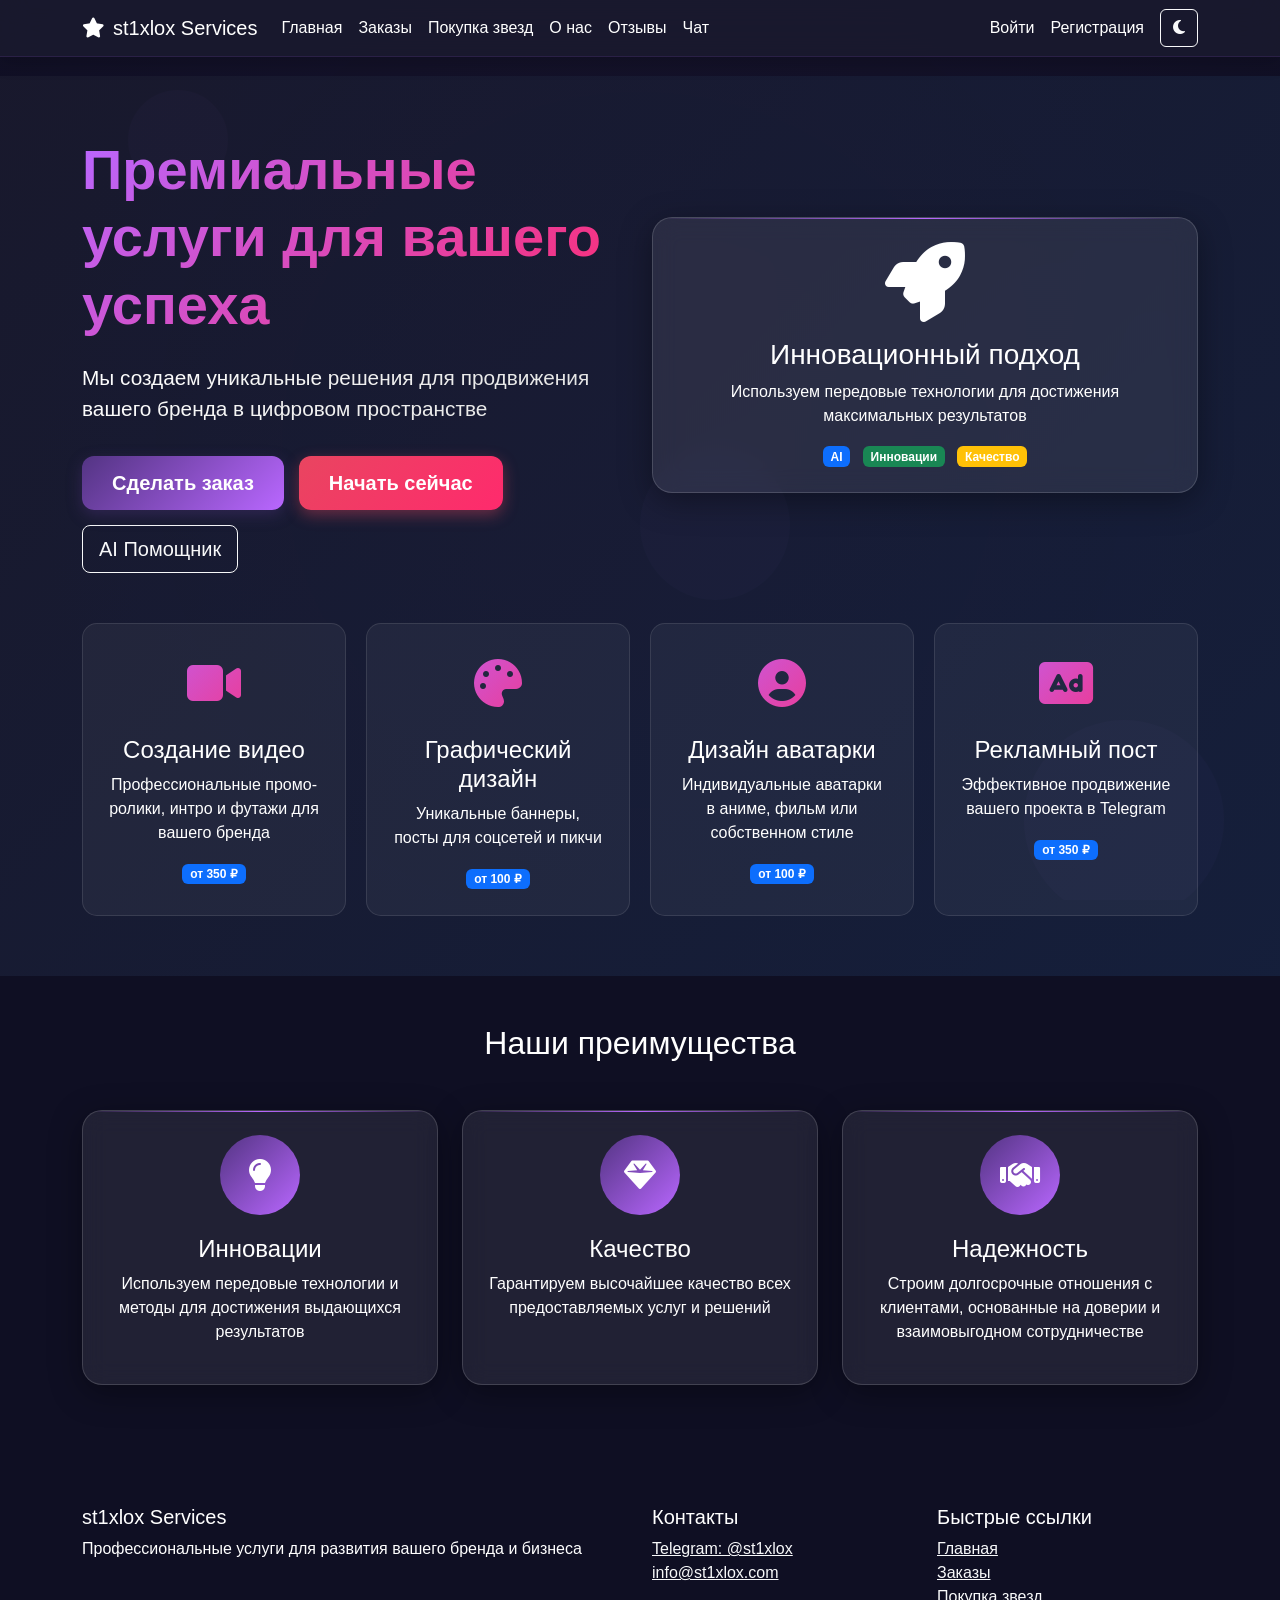
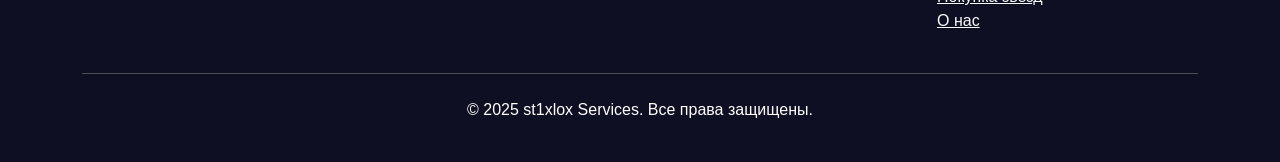
<file: deepseek_html_20251121_71938e.html>
<!DOCTYPE html>
<html lang="ru">
<head>
    <meta charset="UTF-8">
    <meta name="viewport" content="width=device-width, initial-scale=1.0">
    <title>st1xlox Services</title>
    <link href="https://cdn.jsdelivr.net/npm/bootstrap@5.3.0-alpha1/dist/css/bootstrap.min.css" rel="stylesheet">
    <link rel="stylesheet" href="https://cdnjs.cloudflare.com/ajax/libs/font-awesome/6.4.0/css/all.min.css">
    <style>
        :root {
            --dark-blue: #1a1a2e;
            --dark-blue-2: #16213e;
            --blue: #0f3460;
            --purple: #533483;
            --accent: #e94560;
            --neon-purple: #b967ff;
            --neon-pink: #ff2a6d;
            --bg-primary: #0f0f23;
            --bg-secondary: #1a1a2e;
            --text-primary: #ffffff;
            --text-secondary: #e0e0e0;
            --card-bg: rgba(255, 255, 255, 0.08);
            --card-border: rgba(255, 255, 255, 0.15);
            --shadow: 0 8px 32px 0 rgba(0, 0, 0, 0.36);
        }

        [data-theme="light"] {
            --bg-primary: #f8f9fa;
            --bg-secondary: #ffffff;
            --text-primary: #212529;
            --text-secondary: #495057;
            --card-bg: rgba(255, 255, 255, 0.95);
            --card-border: rgba(0, 0, 0, 0.1);
            --shadow: 0 8px 32px 0 rgba(0, 0, 0, 0.1);
        }

        * {
            margin: 0;
            padding: 0;
            box-sizing: border-box;
            transition: background-color 0.3s, color 0.3s, border-color 0.3s;
        }

        body {
            background: var(--bg-primary);
            color: var(--text-primary);
            font-family: 'Segoe UI', Tahoma, Geneva, Verdana, sans-serif;
            min-height: 100vh;
            overflow-x: hidden;
            padding-top: 76px;
        }

        /* Анимированный фон */
        .bg-animation {
            position: fixed;
            top: 0;
            left: 0;
            width: 100%;
            height: 100%;
            z-index: -1;
            overflow: hidden;
        }

        .bg-animation::before {
            content: '';
            position: absolute;
            top: -50%;
            left: -50%;
            width: 200%;
            height: 200%;
            background: radial-gradient(circle, rgba(83, 52, 131, 0.1) 0%, rgba(26, 26, 46, 0) 70%);
            animation: pulse 15s infinite linear;
        }

        @keyframes pulse {
            0% {
                transform: rotate(0deg);
            }
            100% {
                transform: rotate(360deg);
            }
        }

        /* Анимированные шары для главной страницы */
        .ball {
            position: absolute;
            border-radius: 50%;
            background: rgba(179, 103, 255, 0.2);
            animation: float 15s infinite linear;
            z-index: -1;
        }

        .ball-1 { width: 100px; height: 100px; top: 10%; left: 10%; }
        .ball-2 { width: 150px; height: 150px; top: 50%; left: 50%; }
        .ball-3 { width: 200px; height: 200px; top: 80%; left: 80%; }

        @keyframes float {
            0% { transform: translate(0, 0) rotate(0deg); }
            50% { transform: translate(100px, 100px) rotate(180deg); }
            100% { transform: translate(0, 0) rotate(360deg); }
        }

        /* Glassmorphism стили */
        .glass-card {
            background: var(--card-bg);
            backdrop-filter: blur(12px);
            border-radius: 20px;
            border: 1px solid var(--card-border);
            box-shadow: var(--shadow);
            transition: all 0.4s cubic-bezier(0.175, 0.885, 0.32, 1.275);
            overflow: hidden;
            position: relative;
        }

        .glass-card::before {
            content: '';
            position: absolute;
            top: 0;
            left: 0;
            right: 0;
            height: 1px;
            background: linear-gradient(90deg, transparent, var(--neon-purple), transparent);
        }

        .glass-card:hover {
            transform: translateY(-10px) scale(1.02);
            box-shadow: 0 15px 40px 0 rgba(0, 0, 0, 0.5), 0 0 20px rgba(179, 103, 255, 0.3);
            border-color: rgba(179, 103, 255, 0.4);
        }

        .glass-card-static {
            background: var(--card-bg);
            backdrop-filter: blur(12px);
            border-radius: 20px;
            border: 1px solid var(--card-border);
            box-shadow: var(--shadow);
            transition: all 0.4s cubic-bezier(0.175, 0.885, 0.32, 1.275);
            overflow: hidden;
            position: relative;
        }

        .glass-card-static::before {
            content: '';
            position: absolute;
            top: 0;
            left: 0;
            right: 0;
            height: 1px;
            background: linear-gradient(90deg, transparent, var(--neon-purple), transparent);
        }

        .glass-card-static:hover {
            box-shadow: 0 15px 40px 0 rgba(0, 0, 0, 0.5), 0 0 20px rgba(179, 103, 255, 0.3);
            border-color: rgba(179, 103, 255, 0.4);
        }

        /* Кнопки */
        .btn-primary {
            background: linear-gradient(135deg, var(--purple), var(--neon-purple));
            border: none;
            border-radius: 12px;
            padding: 12px 30px;
            font-weight: 600;
            transition: all 0.3s ease;
            position: relative;
            overflow: hidden;
            box-shadow: 0 5px 15px rgba(83, 52, 131, 0.4);
            color: white;
        }

        .btn-primary::before {
            content: '';
            position: absolute;
            top: 0;
            left: -100%;
            width: 100%;
            height: 100%;
            background: linear-gradient(90deg, transparent, rgba(255, 255, 255, 0.2), transparent);
            transition: 0.5s;
        }

        .btn-primary:hover {
            transform: translateY(-3px);
            box-shadow: 0 8px 20px rgba(83, 52, 131, 0.6);
            color: white;
        }

        .btn-primary:hover::before {
            left: 100%;
        }

        .btn-accent {
            background: linear-gradient(135deg, var(--accent), var(--neon-pink));
            border: none;
            border-radius: 12px;
            padding: 12px 30px;
            font-weight: 600;
            transition: all 0.3s ease;
            position: relative;
            overflow: hidden;
            box-shadow: 0 5px 15px rgba(233, 69, 96, 0.4);
            color: white;
        }

        .btn-accent::before {
            content: '';
            position: absolute;
            top: 0;
            left: -100%;
            width: 100%;
            height: 100%;
            background: linear-gradient(90deg, transparent, rgba(255, 255, 255, 0.2), transparent);
            transition: 0.5s;
        }

        .btn-accent:hover {
            transform: translateY(-3px);
            box-shadow: 0 8px 20px rgba(233, 69, 96, 0.6);
            color: white;
        }

        .btn-accent:hover::before {
            left: 100%;
        }

        /* Навигация */
        .navbar {
            background: rgba(26, 26, 46, 0.95) !important;
            backdrop-filter: blur(15px);
            border-bottom: 1px solid rgba(83, 52, 131, 0.3);
            box-shadow: 0 4px 20px rgba(0, 0, 0, 0.2);
            transition: all 0.3s ease;
        }

        [data-theme="light"] .navbar {
            background: rgba(255, 255, 255, 0.95) !important;
            border-bottom: 1px solid rgba(0, 0, 0, 0.1);
        }

        .navbar-brand, .nav-link {
            color: var(--text-primary) !important;
            transition: color 0.3s ease;
            position: relative;
        }

        .nav-link::after {
            content: '';
            position: absolute;
            bottom: 0;
            left: 0;
            width: 0;
            height: 2px;
            background: linear-gradient(90deg, var(--neon-purple), var(--neon-pink));
            transition: width 0.3s ease;
        }

        .nav-link:hover::after {
            width: 100%;
        }

        .nav-link:hover {
            color: var(--neon-purple) !important;
        }

        /* Герой секция */
        .hero-section {
            min-height: 100vh;
            display: flex;
            align-items: center;
            position: relative;
            overflow: hidden;
        }

        .hero-bg {
            position: absolute;
            top: 0;
            left: 0;
            width: 100%;
            height: 100%;
            background: linear-gradient(135deg, rgba(26, 26, 46, 0.9), rgba(22, 33, 62, 0.9));
            background-size: cover;
            background-position: center;
            z-index: -1;
        }

        .hero-content {
            position: relative;
            z-index: 1;
        }

        .floating-element {
            animation: float 6s ease-in-out infinite;
        }

        @keyframes float {
            0% {
                transform: translateY(0px);
            }
            50% {
                transform: translateY(-20px);
            }
            100% {
                transform: translateY(0px);
            }
        }

        /* Страницы */
        .page {
            display: none;
            animation: fadeIn 0.5s ease;
        }

        .active-page {
            display: block;
        }

        @keyframes fadeIn {
            from { opacity: 0; transform: translateY(20px); }
            to { opacity: 1; transform: translateY(0); }
        }

        /* Формы */
        .form-control {
            background: rgba(255, 255, 255, 0.1);
            border: 1px solid rgba(255, 255, 255, 0.2);
            color: var(--text-primary);
            border-radius: 12px;
            padding: 12px 15px;
            transition: all 0.3s ease;
        }

        [data-theme="light"] .form-control {
            background: rgba(0, 0, 0, 0.05);
            border: 1px solid rgba(0, 0, 0, 0.1);
            color: var(--text-primary);
        }

        .form-control:focus {
            background: rgba(255, 255, 255, 0.15);
            border-color: var(--neon-purple);
            box-shadow: 0 0 0 0.25rem rgba(83, 52, 131, 0.25);
            color: var(--text-primary);
        }

        [data-theme="light"] .form-control:focus {
            background: rgba(0, 0, 0, 0.08);
        }

        .form-label {
            color: var(--text-primary);
            font-weight: 500;
        }

        /* НОВЫЙ СТИЛЬ: ИНТЕРАКТИВНЫЙ КОНСТРУКТОР ЗАКАЗОВ */
        .order-constructor {
            max-width: 1000px;
            margin: 0 auto;
        }

        .constructor-steps {
            display: flex;
            justify-content: space-between;
            margin-bottom: 40px;
            position: relative;
        }

        .constructor-steps::before {
            content: '';
            position: absolute;
            top: 20px;
            left: 0;
            right: 0;
            height: 3px;
            background: rgba(255, 255, 255, 0.1);
            z-index: 1;
        }

        .step-indicator {
            position: relative;
            z-index: 2;
            text-align: center;
            flex: 1;
        }

        .step-circle {
            width: 40px;
            height: 40px;
            border-radius: 50%;
            background: rgba(255, 255, 255, 0.1);
            display: flex;
            align-items: center;
            justify-content: center;
            margin: 0 auto 10px;
            transition: all 0.3s ease;
            border: 2px solid transparent;
        }

        .step-indicator.active .step-circle {
            background: linear-gradient(135deg, var(--purple), var(--neon-purple));
            border-color: var(--neon-purple);
            box-shadow: 0 0 15px rgba(179, 103, 255, 0.5);
        }

        .step-indicator.completed .step-circle {
            background: linear-gradient(135deg, var(--accent), var(--neon-pink));
        }

        .step-content {
            display: none;
        }

        .step-content.active {
            display: block;
            animation: fadeIn 0.5s ease;
        }

        .service-visual-preview {
            height: 200px;
            border-radius: 15px;
            margin-bottom: 20px;
            display: flex;
            align-items: center;
            justify-content: center;
            background: linear-gradient(135deg, var(--purple), var(--neon-purple));
            position: relative;
            overflow: hidden;
        }

        .service-visual-preview::before {
            content: '';
            position: absolute;
            top: 0;
            left: 0;
            right: 0;
            bottom: 0;
            background: url('data:image/svg+xml,<svg xmlns="http://www.w3.org/2000/svg" viewBox="0 0 100 100"><defs><pattern id="grid" width="10" height="10" patternUnits="userSpaceOnUse"><path d="M 10 0 L 0 0 0 10" fill="none" stroke="rgba(255,255,255,0.1)" stroke-width="0.5"/></pattern></defs><rect width="100" height="100" fill="url(%23grid)"/></svg>');
        }

        .service-options-grid {
            display: grid;
            grid-template-columns: repeat(auto-fit, minmax(200px, 1fr));
            gap: 15px;
            margin-bottom: 30px;
        }

        .service-option-card {
            background: var(--card-bg);
            border: 2px solid transparent;
            border-radius: 15px;
            padding: 20px;
            text-align: center;
            cursor: pointer;
            transition: all 0.3s ease;
            position: relative;
            overflow: hidden;
        }

        .service-option-card::before {
            content: '';
            position: absolute;
            top: 0;
            left: -100%;
            width: 100%;
            height: 100%;
            background: linear-gradient(90deg, transparent, rgba(179, 103, 255, 0.1), transparent);
            transition: left 0.5s ease;
        }

        .service-option-card:hover::before {
            left: 100%;
        }

        .service-option-card:hover,
        .service-option-card.active {
            transform: translateY(-5px);
            border-color: var(--neon-purple);
            box-shadow: 0 10px 20px rgba(0, 0, 0, 0.2);
        }

        .service-icon {
            font-size: 2.5rem;
            margin-bottom: 10px;
            background: linear-gradient(135deg, var(--neon-purple), var(--neon-pink));
            -webkit-background-clip: text;
            -webkit-text-fill-color: transparent;
        }

        .option-features {
            list-style: none;
            padding: 0;
            margin: 15px 0;
            text-align: left;
        }

        .option-features li {
            padding: 5px 0;
            border-bottom: 1px solid rgba(255, 255, 255, 0.1);
            display: flex;
            align-items: center;
        }

        .option-features li:last-child {
            border-bottom: none;
        }

        .option-features li::before {
            content: '✓';
            color: var(--neon-purple);
            margin-right: 8px;
            font-weight: bold;
        }

        .customization-options {
            display: grid;
            grid-template-columns: repeat(auto-fit, minmax(250px, 1fr));
            gap: 20px;
            margin-bottom: 30px;
        }

        .customization-card {
            background: rgba(255, 255, 255, 0.05);
            border-radius: 15px;
            padding: 20px;
            transition: all 0.3s ease;
        }

        .customization-card:hover {
            transform: translateY(-5px);
            background: rgba(255, 255, 255, 0.08);
        }

        .customization-preview {
            width: 100%;
            height: 150px;
            border-radius: 10px;
            background: rgba(0, 0, 0, 0.2);
            margin-bottom: 15px;
            display: flex;
            align-items: center;
            justify-content: center;
            overflow: hidden;
        }

        .preview-animation {
            width: 80px;
            height: 80px;
            border-radius: 50%;
            background: conic-gradient(var(--neon-purple), var(--neon-pink), var(--neon-purple));
            animation: rotate 3s linear infinite;
        }

        @keyframes rotate {
            from { transform: rotate(0deg); }
            to { transform: rotate(360deg); }
        }

        .constructor-navigation {
            display: flex;
            justify-content: space-between;
            margin-top: 30px;
        }

        .order-summary-preview {
            position: sticky;
            top: 100px;
            background: var(--card-bg);
            border-radius: 20px;
            padding: 25px;
            border: 1px solid var(--card-border);
            box-shadow: 0 10px 30px rgba(0, 0, 0, 0.3);
        }

        .summary-item {
            display: flex;
            justify-content: space-between;
            margin-bottom: 10px;
            padding-bottom: 10px;
            border-bottom: 1px solid rgba(255, 255, 255, 0.1);
        }

        .summary-total {
            font-size: 1.3rem;
            font-weight: bold;
            margin-top: 15px;
            padding-top: 15px;
            border-top: 2px solid rgba(255, 255, 255, 0.2);
        }

        .floating-badge {
            position: absolute;
            top: -10px;
            right: -10px;
            background: linear-gradient(135deg, var(--accent), var(--neon-pink));
            color: white;
            border-radius: 20px;
            padding: 5px 12px;
            font-size: 0.8rem;
            font-weight: bold;
            box-shadow: 0 5px 15px rgba(233, 69, 96, 0.4);
        }

        /* Анимации */
        .pulse {
            animation: pulse 2s infinite;
        }

        @keyframes pulse {
            0% {
                box-shadow: 0 0 0 0 rgba(179, 103, 255, 0.7);
            }
            70% {
                box-shadow: 0 0 0 15px rgba(179, 103, 255, 0);
            }
            100% {
                box-shadow: 0 0 0 0 rgba(179, 103, 255, 0);
            }
        }

        .floating {
            animation: floating 3s ease-in-out infinite;
        }

        @keyframes floating {
            0% { transform: translate(0, 0px); }
            50% { transform: translate(0, -15px); }
            100% { transform: translate(0, -0px); }
        }

        /* Адаптивность */
        @media (max-width: 768px) {
            .constructor-steps {
                flex-direction: column;
                gap: 20px;
            }

            .constructor-steps::before {
                display: none;
            }

            .service-options-grid {
                grid-template-columns: 1fr;
            }

            .customization-options {
                grid-template-columns: 1fr;
            }

            .constructor-navigation {
                flex-direction: column;
                gap: 10px;
            }
            
            .hero-cta-buttons {
                flex-direction: column;
            }
            
            .hero-feature-grid {
                grid-template-columns: 1fr;
            }
            
            .reviews-grid {
                grid-template-columns: 1fr;
            }
            
            .profile-stats-modern {
                grid-template-columns: 1fr;
            }
            
            .profile-actions-modern {
                flex-direction: column;
            }
            
            .asymmetric-profile {
                grid-template-columns: 1fr;
            }
            
            .admin-dashboard {
                grid-template-columns: 1fr;
            }
            
            .admin-quick-actions {
                grid-template-columns: 1fr;
            }
            
            .navbar-collapse {
                background: var(--bg-secondary);
                padding: 15px;
                border-radius: 10px;
                margin-top: 10px;
            }
            
            .hero-section {
                min-height: auto;
                padding: 100px 0 50px;
            }
            
            .display-4 {
                font-size: 2rem;
            }
            
            .container {
                padding-left: 15px;
                padding-right: 15px;
            }
        }

        /* Улучшенный AI чат */
        .ai-response-variations {
            font-style: italic;
            opacity: 0.8;
            margin-top: 10px;
            padding: 10px;
            background: rgba(255, 255, 255, 0.05);
            border-radius: 10px;
            border-left: 3px solid var(--neon-purple);
        }

        /* Стили для звездного рейтинга */
        .stars-container {
            display: flex;
            flex-direction: column;
            align-items: center;
            padding: 30px;
            color: var(--text-primary);
        }

        .stars-visual {
            display: flex;
            gap: 10px;
            margin-bottom: 20px;
        }

        .star-visual {
            font-size: 3rem;
            color: #ffd700;
            text-shadow: 0 0 10px rgba(255, 215, 0, 0.5);
            animation: twinkle 2s infinite alternate;
        }

        @keyframes twinkle {
            0% { transform: scale(1); opacity: 0.7; }
            100% { transform: scale(1.1); opacity: 1; }
        }

        .star-visual:nth-child(2) { animation-delay: 0.2s; }
        .star-visual:nth-child(3) { animation-delay: 0.4s; }
        .star-visual:nth-child(4) { animation-delay: 0.6s; }
        .star-visual:nth-child(5) { animation-delay: 0.8s; }

        /* Система уведомлений */
        .notification-system {
            position: fixed;
            top: 100px;
            right: 20px;
            z-index: 1000;
        }

        .notification-item {
            background: linear-gradient(135deg, var(--purple), var(--neon-purple));
            color: white;
            padding: 15px 20px;
            border-radius: 12px;
            margin-bottom: 10px;
            box-shadow: 0 5px 15px rgba(0, 0, 0, 0.3);
            transform: translateX(150%);
            transition: transform 0.4s cubic-bezier(0.68, -0.55, 0.265, 1.55);
            max-width: 300px;
        }

        .notification-item.show {
            transform: translateX(0);
        }

        .notification-item.success {
            background: linear-gradient(135deg, #28a745, #20c997);
        }

        .notification-item.error {
            background: linear-gradient(135deg, #dc3545, #e83e8c);
        }

        .notification-item.warning {
            background: linear-gradient(135deg, #ffc107, #fd7e14);
        }

        /* Стили для отзывов без анимации */
        .review-card {
            max-width: 100%;
            word-wrap: break-word;
            overflow-wrap: break-word;
            transition: none !important;
        }

        .review-card:hover {
            transform: none !important;
            box-shadow: 0 8px 32px 0 rgba(0, 0, 0, 0.36) !important;
            border-color: rgba(255, 255, 255, 0.15) !important;
        }

        .review-text {
            white-space: pre-line;
            word-break: break-word;
            line-height: 1.5;
            margin-bottom: 10px;
        }

        .review-meta {
            display: flex;
            justify-content: space-between;
            align-items: center;
            margin-bottom: 10px;
            flex-wrap: wrap;
            gap: 10px;
        }

        .review-author {
            font-weight: bold;
            font-size: 1.1rem;
        }

        .review-date {
            color: var(--text-secondary);
            font-size: 0.9rem;
        }

        .review-rating {
            margin-top: 10px;
            display: flex;
            justify-content: center;
        }

        .carousel-item .glass-card {
            min-height: 200px;
            display: flex;
            flex-direction: column;
            justify-content: space-between;
        }

        /* Стили для улучшенной админ-панели */
        .admin-stats-grid {
            display: grid;
            grid-template-columns: repeat(auto-fit, minmax(250px, 1fr));
            gap: 20px;
            margin-bottom: 30px;
        }

        .admin-stat-card {
            background: linear-gradient(135deg, var(--purple), var(--neon-purple));
            border-radius: 15px;
            padding: 25px;
            text-align: center;
            transition: transform 0.3s ease;
        }

        .admin-stat-card:hover {
            transform: translateY(-5px);
        }

        .admin-stat-number {
            font-size: 2.5rem;
            font-weight: bold;
            margin-bottom: 10px;
        }

        .admin-stat-label {
            font-size: 1rem;
            opacity: 0.9;
        }

        .admin-chart-container {
            background: rgba(255, 255, 255, 0.05);
            border-radius: 15px;
            padding: 20px;
            margin-bottom: 30px;
        }

        .admin-filter-bar {
            background: rgba(255, 255, 255, 0.05);
            border-radius: 10px;
            padding: 15px;
            margin-bottom: 20px;
        }

        .ai-bot-message {
            background: linear-gradient(135deg, var(--blue), var(--purple));
            border-radius: 15px;
            padding: 15px;
            margin: 10px 0;
            position: relative;
        }

        .ai-bot-message::before {
            content: '🤖';
            position: absolute;
            left: -30px;
            top: 15px;
            font-size: 1.2rem;
        }

        .typing-indicator {
            display: inline-block;
            padding: 10px 15px;
            background: rgba(255, 255, 255, 0.1);
            border-radius: 15px;
            margin: 5px 0;
        }

        .typing-dots {
            display: inline-block;
        }

        .typing-dots span {
            animation: typing 1.4s infinite;
            display: inline-block;
        }

        .typing-dots span:nth-child(2) {
            animation-delay: 0.2s;
        }

        .typing-dots span:nth-child(3) {
            animation-delay: 0.4s;
        }

        @keyframes typing {
            0%, 60%, 100% { transform: translateY(0); }
            30% { transform: translateY(-5px); }
        }

        .quick-replies {
            display: flex;
            flex-wrap: wrap;
            gap: 10px;
            margin-top: 15px;
        }

        .quick-reply {
            background: rgba(255, 255, 255, 0.1);
            border: 1px solid rgba(255, 255, 255, 0.2);
            border-radius: 20px;
            padding: 8px 15px;
            font-size: 0.9rem;
            cursor: pointer;
            transition: all 0.3s ease;
        }

        .quick-reply:hover {
            background: rgba(255, 255, 255, 0.2);
            transform: translateY(-2px);
        }

        /* Улучшенный личный кабинет */
        .dashboard-container {
            padding: 0;
        }

        .dashboard-stats {
            display: grid;
            grid-template-columns: repeat(auto-fit, minmax(200px, 1fr));
            gap: 15px;
            margin-bottom: 25px;
        }

        .dashboard-stat {
            background: rgba(255, 255, 255, 0.05);
            border-radius: 15px;
            padding: 20px;
            text-align: center;
            transition: transform 0.3s ease;
        }

        .dashboard-stat:hover {
            transform: translateY(-5px);
            background: rgba(255, 255, 255, 0.08);
        }

        .dashboard-stat-number {
            font-size: 2rem;
            font-weight: bold;
            margin-bottom: 5px;
            background: linear-gradient(135deg, var(--neon-purple), var(--neon-pink));
            -webkit-background-clip: text;
            -webkit-text-fill-color: transparent;
        }

        .dashboard-stat-label {
            font-size: 0.9rem;
            opacity: 0.8;
        }

        .profile-header {
            display: flex;
            align-items: center;
            margin-bottom: 25px;
            padding: 20px;
            background: rgba(255, 255, 255, 0.05);
            border-radius: 15px;
        }

        .profile-actions {
            display: flex;
            gap: 10px;
            margin-top: 15px;
        }

        .profile-details {
            flex: 1;
            margin-left: 20px;
        }

        .activity-timeline {
            margin-top: 25px;
        }

        .timeline-item {
            display: flex;
            margin-bottom: 15px;
            position: relative;
        }

        .timeline-item:before {
            content: '';
            position: absolute;
            left: 20px;
            top: 0;
            bottom: -15px;
            width: 2px;
            background: var(--purple);
        }

        .timeline-item:last-child:before {
            display: none;
        }

        .timeline-icon {
            width: 40px;
            height: 40px;
            border-radius: 50%;
            background: var(--purple);
            display: flex;
            align-items: center;
            justify-content: center;
            margin-right: 15px;
            z-index: 1;
        }

        .timeline-content {
            flex: 1;
        }

        .timeline-date {
            font-size: 0.8rem;
            opacity: 0.7;
            margin-bottom: 5px;
        }

        /* Анимация для звезд рейтинга */
        .star-rating {
            display: flex;
            gap: 5px;
        }

        .star {
            font-size: 24px;
            color: #444;
            cursor: pointer;
            transition: all 0.3s ease;
        }

        .star:hover {
            transform: scale(1.2);
        }

        .star.active {
            color: #ffc107;
            text-shadow: 0 0 10px rgba(255, 193, 7, 0.7);
        }

        .star.hover {
            color: #ffc107;
            text-shadow: 0 0 15px rgba(255, 193, 7, 0.9);
        }

        /* Новые стили для улучшенных блоков услуг */
        .modern-service-card {
            border-radius: 20px;
            overflow: hidden;
            transition: all 0.3s ease;
            height: 100%;
        }

        .modern-service-card:hover {
            transform: translateY(-10px);
        }

        .service-icon {
            width: 70px;
            height: 70px;
            border-radius: 50%;
            display: flex;
            align-items: center;
            justify-content: center;
            margin: 0 auto 20px;
            font-size: 1.8rem;
        }

        .service-icon.telegram {
            background: linear-gradient(135deg, #0088cc, #34b7f1);
        }

        .service-icon.stars {
            background: linear-gradient(135deg, #ffd700, #ffed4e);
        }

        .service-icon.support {
            background: linear-gradient(135deg, var(--accent), var(--neon-pink));
        }

        .step-by-step {
            counter-reset: step;
            color: var(--text-primary);
        }

        .step-item {
            display: flex;
            margin-bottom: 20px;
            align-items: flex-start;
        }

        .step-number {
            width: 40px;
            height: 40px;
            border-radius: 50%;
            background: linear-gradient(135deg, var(--purple), var(--neon-purple));
            display: flex;
            align-items: center;
            justify-content: center;
            font-weight: bold;
            margin-right: 15px;
            flex-shrink: 0;
        }

        .step-content {
            flex: 1;
        }

        .step-content h6 {
            margin-bottom: 5px;
            font-weight: 600;
        }

        .step-content p {
            margin: 0;
            opacity: 0.8;
        }

        /* Стили для нового AI-чата */
        .ultra-ai-message {
            background: linear-gradient(135deg, #1a1a2e, #16213e);
            border-radius: 15px;
            padding: 15px;
            margin: 10px 0;
            position: relative;
            border: 1px solid rgba(179, 103, 255, 0.3);
        }

        .ultra-ai-message::before {
            content: '🧠';
            position: absolute;
            left: -30px;
            top: 15px;
            font-size: 1.2rem;
        }

        .ai-thinking {
            font-style: italic;
            opacity: 0.7;
            margin-top: 5px;
            font-size: 0.9rem;
        }

        /* Улучшенная админ-панель */
        .admin-dashboard {
            display: grid;
            grid-template-columns: repeat(auto-fit, minmax(300px, 1fr));
            gap: 20px;
            margin-bottom: 30px;
        }

        .admin-widget {
            background: rgba(255, 255, 255, 0.05);
            border-radius: 15px;
            padding: 20px;
            transition: all 0.3s ease;
        }

        .admin-widget:hover {
            background: rgba(255, 255, 255, 0.08);
            transform: translateY(-5px);
        }

        .admin-widget-header {
            display: flex;
            justify-content: space-between;
            align-items: center;
            margin-bottom: 15px;
        }

        .admin-widget-title {
            font-size: 1.2rem;
            font-weight: 600;
        }

        .admin-widget-value {
            font-size: 2rem;
            font-weight: bold;
            background: linear-gradient(135deg, var(--neon-purple), var(--neon-pink));
            -webkit-background-clip: text;
            -webkit-text-fill-color: transparent;
        }

        .admin-widget-chart {
            height: 100px;
            margin-top: 15px;
        }

        .admin-action-buttons {
            display: flex;
            gap: 10px;
            margin-top: 15px;
        }

        .admin-table-container {
            background: rgba(255, 255, 255, 0.05);
            border-radius: 15px;
            padding: 20px;
            margin-bottom: 20px;
        }

        .admin-table-header {
            display: flex;
            justify-content: space-between;
            align-items: center;
            margin-bottom: 20px;
        }

        .admin-search-box {
            background: rgba(255, 255, 255, 0.1);
            border: 1px solid rgba(255, 255, 255, 0.2);
            border-radius: 10px;
            padding: 8px 15px;
            color: var(--text-primary);
            width: 250px;
        }

        .admin-search-box::placeholder {
            color: var(--text-secondary);
        }

        /* НОВЫЕ СТИЛИ ДЛЯ АДМИН-ПАНЕЛИ */
        .admin-action-btn {
            background: rgba(255, 255, 255, 0.1);
            border: 1px solid rgba(255, 255, 255, 0.2);
            color: var(--text-primary);
            border-radius: 8px;
            padding: 8px 15px;
            transition: all 0.3s ease;
            font-size: 0.9rem;
        }

        .admin-action-btn:hover {
            background: rgba(255, 255, 255, 0.2);
            transform: translateY(-2px);
        }

        /* НОВЫЕ СТИЛИ ДЛЯ ЛИЧНОГО КАБИНЕТА */
        .recent-activity {
            margin-top: 25px;
        }

        .activity-item {
            display: flex;
            align-items: center;
            padding: 12px 15px;
            background: rgba(255, 255, 255, 0.05);
            border-radius: 10px;
            margin-bottom: 10px;
            transition: all 0.3s ease;
        }

        .activity-item:hover {
            background: rgba(255, 255, 255, 0.08);
            transform: translateX(5px);
        }

        .activity-icon {
            width: 40px;
            height: 40px;
            border-radius: 50%;
            background: var(--purple);
            display: flex;
            align-items: center;
            justify-content: center;
            margin-right: 15px;
            font-size: 1.2rem;
        }

        .activity-content {
            flex: 1;
        }

        .activity-title {
            font-weight: 600;
            margin-bottom: 5px;
        }

        .activity-time {
            font-size: 0.8rem;
            color: var(--text-secondary);
        }

        /* НОВЫЕ СТИЛИ ДЛЯ СОВРЕМЕННОГО ОФОРМЛЕНИЯ ЗАКАЗА */
        .modern-order-tabs {
            display: flex;
            flex-direction: column;
            gap: 10px;
        }

        .modern-tab {
            background: rgba(255, 255, 255, 0.05);
            border: 1px solid rgba(255, 255, 255, 0.1);
            border-radius: 15px;
            padding: 20px;
            transition: all 0.3s ease;
            cursor: pointer;
            position: relative;
            overflow: hidden;
        }

        .modern-tab::before {
            content: '';
            position: absolute;
            top: 0;
            left: -100%;
            width: 100%;
            height: 100%;
            background: linear-gradient(90deg, transparent, rgba(179, 103, 255, 0.1), transparent);
            transition: left 0.5s ease;
        }

        .modern-tab:hover::before {
            left: 100%;
        }

        .modern-tab.active {
            background: rgba(179, 103, 255, 0.1);
            border-color: var(--neon-purple);
            box-shadow: 0 5px 20px rgba(179, 103, 255, 0.2);
        }

        .modern-tab:hover {
            transform: translateY(-3px);
            border-color: rgba(179, 103, 255, 0.3);
        }

        .tab-header {
            display: flex;
            align-items: center;
            margin-bottom: 15px;
        }

        .tab-icon {
            width: 50px;
            height: 50px;
            border-radius: 12px;
            background: linear-gradient(135deg, var(--purple), var(--neon-purple));
            display: flex;
            align-items: center;
            justify-content: center;
            margin-right: 15px;
            font-size: 1.5rem;
        }

        .tab-title {
            font-size: 1.3rem;
            font-weight: 600;
        }

        .tab-description {
            color: var(--text-secondary);
            margin-bottom: 15px;
        }

        .tab-features {
            display: flex;
            flex-wrap: wrap;
            gap: 8px;
            margin-bottom: 15px;
        }

        .feature-tag {
            background: rgba(255, 255, 255, 0.1);
            border-radius: 20px;
            padding: 5px 12px;
            font-size: 0.8rem;
        }

        .order-preview {
            background: rgba(255, 255, 255, 0.05);
            border-radius: 15px;
            padding: 20px;
            margin-top: 20px;
            border: 1px solid rgba(255, 255, 255, 0.1);
        }

        .preview-header {
            display: flex;
            justify-content: space-between;
            align-items: center;
            margin-bottom: 15px;
        }

        .preview-title {
            font-size: 1.2rem;
            font-weight: 600;
        }

        .preview-price {
            background: linear-gradient(135deg, var(--neon-purple), var(--neon-pink));
            -webkit-background-clip: text;
            -webkit-text-fill-color: transparent;
            font-weight: bold;
            font-size: 1.3rem;
        }

        .preview-image {
            width: 100%;
            border-radius: 10px;
            margin: 15px 0;
            background: rgba(255, 255, 255, 0.05);
            height: 200px;
            display: flex;
            align-items: center;
            justify-content: center;
            font-size: 3rem;
            color: rgba(255, 255, 255, 0.3);
        }

        .floating-order-card {
            position: sticky;
            top: 100px;
            background: rgba(255, 255, 255, 0.05);
            border-radius: 20px;
            padding: 25px;
            border: 1px solid rgba(255, 255, 255, 0.1);
            box-shadow: 0 10px 30px rgba(0, 0, 0, 0.3);
        }

        .order-summary {
            margin-bottom: 20px;
        }

        .summary-item {
            display: flex;
            justify-content: space-between;
            margin-bottom: 10px;
            padding-bottom: 10px;
            border-bottom: 1px solid rgba(255, 255, 255, 0.1);
        }

        .summary-total {
            font-size: 1.3rem;
            font-weight: bold;
            margin-top: 15px;
            padding-top: 15px;
            border-top: 2px solid rgba(255, 255, 255, 0.2);
        }

        .floating-badge {
            position: absolute;
            top: -10px;
            right: -10px;
            background: linear-gradient(135deg, var(--accent), var(--neon-pink));
            color: white;
            border-radius: 20px;
            padding: 5px 12px;
            font-size: 0.8rem;
            font-weight: bold;
            box-shadow: 0 5px 15px rgba(233, 69, 96, 0.4);
        }
        
        /* Новые стили для улучшенного главного меню */
        .hero-animated-text {
            background: linear-gradient(135deg, var(--neon-purple), var(--neon-pink), #ffd700, #00ff88);
            background-size: 300% 300%;
            -webkit-background-clip: text;
            -webkit-text-fill-color: transparent;
            animation: gradient 5s ease infinite;
        }
        
        @keyframes gradient {
            0% { background-position: 0% 50%; }
            50% { background-position: 100% 50%; }
            100% { background-position: 0% 50%; }
        }
        
        .hero-subtitle {
            font-size: 1.3rem;
            margin-bottom: 2rem;
            background: linear-gradient(135deg, var(--text-primary), var(--text-secondary));
            -webkit-background-clip: text;
            -webkit-text-fill-color: transparent;
        }
        
        .hero-cta-buttons {
            display: flex;
            gap: 15px;
            flex-wrap: wrap;
        }
        
        .hero-feature-grid {
            display: grid;
            grid-template-columns: repeat(auto-fit, minmax(250px, 1fr));
            gap: 20px;
            margin-top: 50px;
        }
        
        .hero-feature-card {
            background: rgba(255, 255, 255, 0.05);
            border-radius: 15px;
            padding: 25px;
            text-align: center;
            transition: all 0.3s ease;
            border: 1px solid rgba(255, 255, 255, 0.1);
        }
        
        .hero-feature-card:hover {
            transform: translateY(-10px);
            background: rgba(255, 255, 255, 0.08);
            box-shadow: 0 15px 30px rgba(0, 0, 0, 0.2);
        }
        
        .hero-feature-icon {
            font-size: 3rem;
            margin-bottom: 15px;
            background: linear-gradient(135deg, var(--neon-purple), var(--neon-pink));
            -webkit-background-clip: text;
            -webkit-text-fill-color: transparent;
        }
        
        /* Улучшенный AI чат */
        .ai-response-variations {
            font-style: italic;
            opacity: 0.8;
            margin-top: 10px;
            padding: 10px;
            background: rgba(255, 255, 255, 0.05);
            border-radius: 10px;
            border-left: 3px solid var(--neon-purple);
        }
        
        /* Улучшенный личный кабинет */
        .profile-completion {
            margin-top: 20px;
            padding: 15px;
            background: rgba(255, 255, 255, 0.05);
            border-radius: 10px;
        }
        
        .completion-bar {
            height: 8px;
            background: rgba(255, 255, 255, 0.1);
            border-radius: 4px;
            margin-top: 10px;
            overflow: hidden;
        }
        
        .completion-progress {
            height: 100%;
            background: linear-gradient(135deg, var(--neon-purple), var(--neon-pink));
            border-radius: 4px;
            width: 65%;
        }
        
        .profile-badges {
            display: flex;
            gap: 10px;
            margin-top: 15px;
            flex-wrap: wrap;
        }
        
        .profile-badge {
            background: rgba(255, 255, 255, 0.1);
            border-radius: 20px;
            padding: 5px 12px;
            font-size: 0.8rem;
            display: flex;
            align-items: center;
            gap: 5px;
        }
        
        /* Улучшенная админ-панель */
        .admin-quick-actions {
            display: grid;
            grid-template-columns: repeat(auto-fit, minmax(200px, 1fr));
            gap: 15px;
            margin-bottom: 30px;
        }
        
        .admin-quick-action {
            background: rgba(255, 255, 255, 0.05);
            border-radius: 15px;
            padding: 20px;
            text-align: center;
            transition: all 0.3s ease;
            cursor: pointer;
        }
        
        .admin-quick-action:hover {
            background: rgba(255, 255, 255, 0.08);
            transform: translateY(-5px);
        }
        
        .admin-quick-action-icon {
            font-size: 2.5rem;
            margin-bottom: 15px;
            background: linear-gradient(135deg, var(--neon-purple), var(--neon-pink));
            -webkit-background-clip: text;
            -webkit-text-fill-color: transparent;
        }
        
        /* Стили для видео в заказах */
        .video-preview {
            width: 100%;
            border-radius: 10px;
            overflow: hidden;
            position: relative;
            background: #000;
        }
        
        .video-preview video {
            width: 100%;
            height: auto;
            display: block;
        }
        
        .video-overlay {
            position: absolute;
            top: 0;
            left: 0;
            right: 0;
            bottom: 0;
            background: rgba(0, 0, 0, 0.5);
            display: flex;
            align-items: center;
            justify-content: center;
            opacity: 0;
            transition: opacity 0.3s ease;
        }
        
        .video-preview:hover .video-overlay {
            opacity: 1;
        }
        
        .play-button {
            width: 60px;
            height: 60px;
            background: rgba(255, 255, 255, 0.8);
            border-radius: 50%;
            display: flex;
            align-items: center;
            justify-content: center;
            color: #000;
            font-size: 1.5rem;
            cursor: pointer;
        }
        
        /* Новые стили для звездного рейтинга */
        .stars-container {
            display: flex;
            flex-direction: column;
            align-items: center;
            padding: 30px;
        }
        
        .stars-visual {
            display: flex;
            gap: 10px;
            margin-bottom: 20px;
        }
        
        .star-visual {
            font-size: 3rem;
            color: #ffd700;
            text-shadow: 0 0 10px rgba(255, 215, 0, 0.5);
            animation: twinkle 2s infinite alternate;
        }
        
        @keyframes twinkle {
            0% { transform: scale(1); opacity: 0.7; }
            100% { transform: scale(1.1); opacity: 1; }
        }
        
        .star-visual:nth-child(2) { animation-delay: 0.2s; }
        .star-visual:nth-child(3) { animation-delay: 0.4s; }
        .star-visual:nth-child(4) { animation-delay: 0.6s; }
        .star-visual:nth-child(5) { animation-delay: 0.8s; }
        
        /* Стили для галереи работ */
        .portfolio-gallery {
            display: grid;
            grid-template-columns: repeat(auto-fill, minmax(250px, 1fr));
            gap: 20px;
            margin-top: 20px;
        }
        
        .portfolio-item {
            position: relative;
            border-radius: 15px;
            overflow: hidden;
            height: 200px;
            transition: transform 0.3s ease;
        }
        
        .portfolio-item:hover {
            transform: translateY(-5px);
        }
        
        .portfolio-image {
            width: 100%;
            height: 100%;
            object-fit: cover;
        }
        
        .portfolio-overlay {
            position: absolute;
            top: 0;
            left: 0;
            right: 0;
            bottom: 0;
            background: rgba(0, 0, 0, 0.7);
            display: flex;
            align-items: center;
            justify-content: center;
            opacity: 0;
            transition: opacity 0.3s ease;
        }
        
        .portfolio-item:hover .portfolio-overlay {
            opacity: 1;
        }
        
        .portfolio-title {
            color: white;
            font-weight: bold;
            text-align: center;
            padding: 10px;
        }
        
        /* Стили для карусели заказов */
        .order-carousel {
            display: flex;
            overflow-x: auto;
            gap: 20px;
            padding: 20px 0;
            scroll-behavior: smooth;
        }
        
        .order-carousel-item {
            flex: 0 0 auto;
            width: 300px;
            background: rgba(255, 255, 255, 0.05);
            border-radius: 15px;
            overflow: hidden;
            transition: transform 0.3s ease;
        }
        
        .order-carousel-item:hover {
            transform: translateY(-5px);
        }
        
        .carousel-item-image {
            width: 100%;
            height: 150px;
            background: linear-gradient(135deg, var(--purple), var(--neon-purple));
            display: flex;
            align-items: center;
            justify-content: center;
            font-size: 3rem;
            color: white;
        }
        
        .carousel-item-content {
            padding: 15px;
        }
        
        .carousel-item-title {
            font-size: 1.2rem;
            font-weight: bold;
            margin-bottom: 10px;
        }
        
        .carousel-item-price {
            font-size: 1.5rem;
            font-weight: bold;
            color: var(--neon-purple);
            margin-bottom: 10px;
        }
        
        .carousel-item-features {
            list-style: none;
            padding: 0;
            margin-bottom: 15px;
        }
        
        .carousel-item-features li {
            padding: 5px 0;
            border-bottom: 1px solid rgba(255, 255, 255, 0.1);
        }
        
        .carousel-item-features li:last-child {
            border-bottom: none;
        }
        
        /* Стили для страницы "О нас" */
        .about-hero {
            min-height: 60vh;
            display: flex;
            align-items: center;
            background: linear-gradient(135deg, rgba(26, 26, 46, 0.9), rgba(22, 33, 62, 0.9));
            position: relative;
            overflow: hidden;
        }
        
        .team-grid {
            display: grid;
            grid-template-columns: repeat(auto-fit, minmax(250px, 1fr));
            gap: 30px;
            margin-top: 50px;
        }
        
        .team-member {
            text-align: center;
            padding: 20px;
            background: rgba(255, 255, 255, 0.05);
            border-radius: 15px;
            transition: transform 0.3s ease;
        }
        
        .team-member:hover {
            transform: translateY(-10px);
        }
        
        .team-member-avatar {
            width: 120px;
            height: 120px;
            border-radius: 50%;
            margin: 0 auto 15px;
            background: linear-gradient(135deg, var(--purple), var(--neon-purple));
            display: flex;
            align-items: center;
            justify-content: center;
            font-size: 2.5rem;
            color: white;
        }
        
        .team-member-name {
            font-size: 1.3rem;
            font-weight: bold;
            margin-bottom: 5px;
        }
        
        .team-member-role {
            color: var(--neon-purple);
            margin-bottom: 15px;
        }
        
        .stats-counter {
            display: flex;
            justify-content: space-around;
            margin: 50px 0;
            text-align: center;
        }
        
        .stat-item {
            padding: 20px;
        }
        
        .stat-number {
            font-size: 3rem;
            font-weight: bold;
            background: linear-gradient(135deg, var(--neon-purple), var(--neon-pink));
            -webkit-background-clip: text;
            -webkit-text-fill-color: transparent;
            margin-bottom: 10px;
        }
        
        .stat-label {
            font-size: 1.1rem;
            opacity: 0.8;
        }

        /* НОВЫЕ СТИЛИ ДЛЯ УЛУЧШЕННОЙ ГЛАВНОЙ СТРАНИЦЫ */
        .feature-card-icon {
            width: 80px;
            height: 80px;
            border-radius: 50%;
            background: linear-gradient(135deg, var(--purple), var(--neon-purple));
            display: flex;
            align-items: center;
            justify-content: center;
            margin: 0 auto 20px;
            font-size: 2rem;
        }

        /* НОВЫЕ СТИЛИ ДЛЯ УЛУЧШЕННОЙ СТРАНИЦЫ О НАС */
        .about-telegram-section {
            padding: 50px 0;
        }

        .telegram-channel-card, .telegram-chat-card {
            border-radius: 15px;
            overflow: hidden;
            margin-bottom: 30px;
        }

        .telegram-channel-header {
            background: #0088cc;
            color: white;
            padding: 15px 20px;
            display: flex;
            align-items: center;
        }

        .telegram-channel-content {
            padding: 20px;
            background: white;
            color: #333;
        }

        .telegram-channel-message {
            background: #e8f4f9;
            border-radius: 12px;
            padding: 12px 15px;
            margin-bottom: 10px;
            position: relative;
        }

        .telegram-channel-message:after {
            content: '';
            position: absolute;
            left: -10px;
            top: 10px;
            width: 0;
            height: 0;
            border: 10px solid transparent;
            border-right-color: #e8f4f9;
        }

        .telegram-chat-header {
            background: #5682a3;
            color: white;
            padding: 15px 20px;
            display: flex;
            align-items: center;
        }

        .telegram-chat-content {
            padding: 20px;
            background: white;
            color: #333;
        }

        .telegram-chat-message {
            display: flex;
            margin-bottom: 15px;
        }

        .telegram-chat-avatar {
            width: 40px;
            height: 40px;
            border-radius: 50%;
            background: var(--purple);
            display: flex;
            align-items: center;
            justify-content: center;
            color: white;
            font-weight: bold;
            margin-right: 10px;
            flex-shrink: 0;
        }

        .telegram-chat-text {
            background: #e8f4f9;
            border-radius: 12px;
            padding: 10px 15px;
            max-width: 80%;
        }

        .contact-admin-section {
            padding: 30px;
            background: rgba(255, 255, 255, 0.05);
            border-radius: 15px;
            margin-top: 30px;
        }

        /* НОВЫЕ СТИЛИ ДЛЯ УЛУЧШЕННОЙ СТРАНИЦЫ ОТЗЫВОВ */
        .reviews-grid {
            display: grid;
            grid-template-columns: repeat(auto-fill, minmax(350px, 1fr));
            gap: 25px;
            margin-top: 30px;
        }

        .review-item-modern {
            background: rgba(255, 255, 255, 0.05);
            border-radius: 20px;
            padding: 25px;
            position: relative;
            overflow: hidden;
            transition: all 0.3s ease;
            border: 1px solid rgba(255, 255, 255, 0.1);
        }

        .review-item-modern:hover {
            transform: translateY(-10px);
            box-shadow: 0 15px 30px rgba(0, 0, 0, 0.3);
            border-color: rgba(179, 103, 255, 0.3);
        }

        .review-item-modern::before {
            content: '';
            position: absolute;
            top: 0;
            left: 0;
            right: 0;
            height: 4px;
            background: linear-gradient(90deg, var(--neon-purple), var(--neon-pink));
        }

        .review-header {
            display: flex;
            align-items: center;
            margin-bottom: 15px;
        }

        .review-avatar {
            width: 60px;
            height: 60px;
            border-radius: 50%;
            background: linear-gradient(135deg, var(--purple), var(--neon-purple));
            display: flex;
            align-items: center;
            justify-content: center;
            color: white;
            font-weight: bold;
            font-size: 1.5rem;
            margin-right: 15px;
        }

        .review-author-info {
            flex: 1;
        }

        .review-author-name {
            font-size: 1.2rem;
            font-weight: bold;
            margin-bottom: 5px;
        }

        .review-date {
            color: var(--text-secondary);
            font-size: 0.9rem;
        }

        .review-rating-stars {
            color: #ffd700;
            font-size: 1.2rem;
            margin-bottom: 15px;
        }

        .review-text-modern {
            font-size: 1rem;
            line-height: 1.6;
            color: var(--text-primary);
        }

        .review-quote {
            position: absolute;
            top: 20px;
            right: 20px;
            font-size: 3rem;
            color: rgba(255, 255, 255, 0.1);
        }

        /* НОВЫЕ СТИЛИ ДЛЯ УЛУЧШЕННОГО ЛИЧНОГО КАБИНЕТА */
        .profile-card-modern {
            background: rgba(255, 255, 255, 0.05);
            border-radius: 20px;
            padding: 30px;
            position: relative;
            overflow: hidden;
            border: 1px solid rgba(255, 255, 255, 0.1);
        }

        .profile-card-modern::before {
            content: '';
            position: absolute;
            top: 0;
            left: 0;
            right: 0;
            height: 4px;
            background: linear-gradient(90deg, var(--neon-purple), var(--neon-pink));
        }

        .profile-avatar-modern {
            width: 120px;
            height: 120px;
            border-radius: 50%;
            background: linear-gradient(135deg, var(--purple), var(--neon-purple));
            display: flex;
            align-items: center;
            justify-content: center;
            color: white;
            font-weight: bold;
            font-size: 2.5rem;
            margin: 0 auto 20px;
            position: relative;
            overflow: hidden;
            border: 4px solid rgba(255, 255, 255, 0.1);
            transition: all 0.3s ease;
        }

        .profile-avatar-modern:hover {
            transform: scale(1.05);
            border-color: rgba(179, 103, 255, 0.5);
        }

        .profile-avatar-modern img {
            width: 100%;
            height: 100%;
            object-fit: cover;
        }

        .profile-info-modern {
            text-align: center;
            margin-bottom: 25px;
        }

        .profile-name-modern {
            font-size: 1.8rem;
            font-weight: bold;
            margin-bottom: 5px;
            background: linear-gradient(135deg, var(--neon-purple), var(--neon-pink));
            -webkit-background-clip: text;
            -webkit-text-fill-color: transparent;
        }

        .profile-email-modern {
            color: var(--text-secondary);
            font-size: 1rem;
            margin-bottom: 15px;
        }

        .profile-status-modern {
            display: inline-block;
            padding: 5px 15px;
            background: rgba(76, 175, 80, 0.2);
            color: #4caf50;
            border-radius: 20px;
            font-size: 0.9rem;
            font-weight: bold;
        }

        .profile-stats-modern {
            display: grid;
            grid-template-columns: repeat(3, 1fr);
            gap: 15px;
            margin-bottom: 25px;
        }

        .profile-stat-item {
            background: rgba(255, 255, 255, 0.05);
            border-radius: 12px;
            padding: 15px;
            text-align: center;
            transition: all 0.3s ease;
        }

        .profile-stat-item:hover {
            background: rgba(255, 255, 255, 0.08);
            transform: translateY(-3px);
        }

        .profile-stat-number {
            font-size: 1.8rem;
            font-weight: bold;
            margin-bottom: 5px;
            background: linear-gradient(135deg, var(--neon-purple), var(--neon-pink));
            -webkit-background-clip: text;
            -webkit-text-fill-color: transparent;
        }

        .profile-stat-label {
            font-size: 0.9rem;
            color: var(--text-secondary);
        }

        .profile-badges-modern {
            display: flex;
            justify-content: center;
            gap: 10px;
            margin-bottom: 25px;
            flex-wrap: wrap;
        }

        .profile-badge-modern {
            background: linear-gradient(135deg, var(--purple), var(--neon-purple));
            color: white;
            border-radius: 20px;
            padding: 8px 15px;
            font-size: 0.8rem;
            font-weight: bold;
            display: flex;
            align-items: center;
            gap: 5px;
            box-shadow: 0 4px 10px rgba(83, 52, 131, 0.3);
        }

        .profile-progress-modern {
            margin-bottom: 25px;
        }

        .profile-progress-label {
            display: flex;
            justify-content: space-between;
            margin-bottom: 8px;
            font-size: 0.9rem;
        }

        .profile-progress-bar {
            height: 8px;
            background: rgba(255, 255, 255, 0.1);
            border-radius: 4px;
            overflow: hidden;
        }

        .profile-progress-fill {
            height: 100%;
            background: linear-gradient(135deg, var(--neon-purple), var(--neon-pink));
            border-radius: 4px;
            width: 65%;
        }

        .profile-actions-modern {
            display: flex;
            gap: 10px;
        }

        /* НОВЫЙ СТИЛЬ: АСИММЕТРИЧНЫЙ ПРОФИЛЬ */
        .asymmetric-profile {
            display: grid;
            grid-template-columns: 1fr 1.2fr;
            gap: 30px;
            margin-top: 30px;
        }

        .profile-main {
            display: flex;
            flex-direction: column;
            gap: 20px;
        }

        .profile-sidebar {
            display: flex;
            flex-direction: column;
            gap: 20px;
        }

        .profile-widget {
            background: rgba(255, 255, 255, 0.05);
            border-radius: 20px;
            padding: 25px;
            border: 1px solid rgba(255, 255, 255, 0.1);
            transition: all 0.3s ease;
        }

        .profile-widget:hover {
            transform: translateY(-5px);
            box-shadow: 0 10px 25px rgba(0, 0, 0, 0.2);
        }

        .activity-map {
            height: 200px;
            background: linear-gradient(135deg, var(--purple), var(--neon-purple));
            border-radius: 15px;
            position: relative;
            overflow: hidden;
        }

        .activity-dots {
            position: absolute;
            width: 100%;
            height: 100%;
        }

        .activity-dot {
            position: absolute;
            width: 8px;
            height: 8px;
            border-radius: 50%;
            background: rgba(255, 255, 255, 0.7);
            animation: pulse-dot 2s infinite;
        }

        @keyframes pulse-dot {
            0% { transform: scale(1); opacity: 0.7; }
            50% { transform: scale(1.5); opacity: 1; }
            100% { transform: scale(1); opacity: 0.7; }
        }

        .stat-visual {
            display: flex;
            align-items: center;
            justify-content: space-between;
            margin-top: 15px;
        }

        .stat-bar {
            flex: 1;
            height: 8px;
            background: rgba(255, 255, 255, 0.1);
            border-radius: 4px;
            margin: 0 10px;
            overflow: hidden;
        }

        .stat-fill {
            height: 100%;
            background: linear-gradient(135deg, var(--neon-purple), var(--neon-pink));
            border-radius: 4px;
        }

        /* Анимация для звезд рейтинга */
        .rating-stars {
            font-size: 24px;
            margin: 10px 0;
        }
        
        .rating-star {
            cursor: pointer;
            margin: 0 2px;
            transition: all 0.3s ease;
        }
        
        .rating-star:hover {
            transform: scale(1.2);
            text-shadow: 0 0 10px rgba(255, 255, 0, 0.7);
        }
        
        .rating-star.active {
            color: #ffc107;
            text-shadow: 0 0 10px rgba(255, 193, 7, 0.7);
        }
        
        .chat-container {
            height: 500px;
            overflow-y: auto;
            padding: 30px;
            background: rgba(255, 255, 255, 0.05);
            border-radius: 15px;
            margin-bottom: 15px;
        }
        
        .chat-message {
            margin-bottom: 15px;
            padding: 10px 15px;
            border-radius: 15px;
            max-width: 80%;
            position: relative;
        }
        
        .chat-message.own {
            background: linear-gradient(135deg, var(--purple), var(--neon-purple));
            margin-left: auto;
            border-bottom-right-radius: 5px;
        }
        
        .chat-message.other {
            background: rgba(255, 255, 255, 0.1);
            border-bottom-left-radius: 5px;
        }
        
        .chat-message .sender {
            font-weight: bold;
            margin-bottom: 5px;
            font-size: 0.9rem;
        }
        
        .chat-message .time {
            font-size: 0.7rem;
            opacity: 0.7;
            text-align: right;
            margin-top: 5px;
        }
        
        .user-avatar {
            width: 80px;
            height: 80px;
            border-radius: 50%;
            background: linear-gradient(135deg, var(--purple), var(--neon-purple));
            display: flex;
            align-items: center;
            justify-content: center;
            color: white;
            font-weight: bold;
            box-shadow: 0 4px 10px rgba(83, 52, 131, 0.4);
            font-size: 2rem;
            overflow: hidden;
        }
        
        .user-avatar img {
            width: 100%;
            height: 100%;
            object-fit: cover;
        }
        
        .small-avatar {
            width: 40px;
            height: 40px;
            font-size: 1rem;
        }
        
        .notification {
            position: fixed;
            top: 100px;
            right: 20px;
            padding: 15px 25px;
            background: var(--accent);
            color: white;
            border-radius: 12px;
            box-shadow: 0 5px 15px rgba(0, 0, 0, 0.3);
            z-index: 1000;
            transform: translateX(150%);
            transition: transform 0.4s cubic-bezier(0.68, -0.55, 0.265, 1.55);
        }
        
        .notification.show {
            transform: translateX(0);
        }
        
        .loader {
            display: inline-block;
            width: 30px;
            height: 30px;
            border: 3px solid rgba(255, 255, 255, 0.3);
            border-radius: 50%;
            border-top-color: var(--accent);
            animation: spin 1s ease-in-out infinite;
        }
        
        @keyframes spin {
            to { transform: rotate(360deg); }
        }
        
        .order-form {
            max-width: 600px;
            margin: 0 auto;
        }
        
        .telegram-preview {
            background: white;
            border-radius: 15px;
            overflow: hidden;
            max-width: 600px;
            margin: 0 auto;
            box-shadow: 0 10px 25px rgba(0, 0, 0, 0.3);
            transition: transform 0.3s ease;
        }
        
        .telegram-preview:hover {
            transform: scale(1.03);
        }
        
        .telegram-header {
            background: #5682a3;
            color: white;
            padding: 12px 15px;
            display: flex;
            align-items: center;
        }
        
        .telegram-content {
            padding: 15px;
            color: #333;
        }
        
        .telegram-message {
            background: #e8f4f9;
            border-radius: 12px;
            padding: 10px 15px;
            margin-bottom: 10px;
            position: relative;
        }
        
        .telegram-message:after {
            content: '';
            position: absolute;
            left: -10px;
            top: 10px;
            width: 0;
            height: 0;
            border: 10px solid transparent;
            border-right-color: #e8f4f9;
        }
        
        .telegram-image {
            width: 100%;
            border-radius: 10px;
            margin: 10px 0;
        }
        
        .telegram-footer {
            padding: 10px 15px;
            border-top: 1px solid #eee;
            display: flex;
            justify-content: space-between;
        }
        
        .login-container {
            min-height: 100vh;
            display: flex;
            align-items: center;
            justify-content: center;
            background: linear-gradient(135deg, rgba(26, 26, 46, 0.9), rgba(22, 33, 62, 0.9));
            position: relative;
            overflow: hidden;
        }
        
        .login-container::before {
            content: '';
            position: absolute;
            width: 200%;
            height: 200%;
            background: radial-gradient(circle, rgba(179, 103, 255, 0.1) 0%, rgba(26, 26, 46, 0) 70%);
            animation: rotate 20s linear infinite;
        }
        
        @keyframes rotate {
            0% {
                transform: rotate(0deg);
            }
            100% {
                transform: rotate(360deg);
            }
        }
        
        .login-card {
            width: 100%;
            max-width: 450px;
            z-index: 1;
        }
        
        .floating-icons {
            position: absolute;
            width: 100%;
            height: 100%;
            top: 0;
            left: 0;
            z-index: 0;
        }
        
        .floating-icons i {
            position: absolute;
            color: rgba(179, 103, 255, 0.2);
            font-size: 24px;
            animation: float 6s ease-in-out infinite;
        }
        
        .floating-icons i:nth-child(1) {
            top: 10%;
            left: 10%;
            animation-delay: 0s;
        }
        
        .floating-icons i:nth-child(2) {
            top: 20%;
            right: 15%;
            animation-delay: 1s;
        }
        
        .floating-icons i:nth-child(3) {
            bottom: 30%;
            left: 15%;
            animation-delay: 2s;
        }
        
        .floating-icons i:nth-child(4) {
            bottom: 20%;
            right: 10%;
            animation-delay: 3s;
        }
        
        .floating-icons i:nth-child(5) {
            top: 50%;
            left: 5%;
            animation-delay: 4s;
        }

        /* Стили для анимированных переходов между разделами */
        .page-transition {
            animation: pageTransition 0.5s ease;
        }

        @keyframes pageTransition {
            0% { opacity: 0; transform: translateY(20px); }
            100% { opacity: 1; transform: translateY(0); }
        }

        /* 3D эффект для аватара */
        .avatar-3d {
            transform-style: preserve-3d;
            transition: transform 0.5s ease;
        }

        .avatar-3d:hover {
            transform: rotateY(10deg) rotateX(5deg);
        }

        .admin-badge {
            background: linear-gradient(135deg, var(--neon-pink), var(--accent));
            color: white;
            padding: 3px 10px;
            border-radius: 20px;
            font-size: 0.7rem;
            font-weight: bold;
            margin-left: 5px;
        }
        
        .status-online {
            color: #4ade80;
        }
        
        .status-offline {
            color: #f87171;
        }
        
        .avatar-upload {
            position: relative;
            display: inline-block;
            cursor: pointer;
        }
        
        .avatar-upload input {
            display: none;
        }
        
        .avatar-edit {
            position: absolute;
            bottom: 0;
            right: 0;
            background: var(--accent);
            border-radius: 50%;
            width: 30px;
            height: 30px;
            display: flex;
            align-items: center;
            justify-content: center;
            cursor: pointer;
        }
        
        .order-history {
            max-height: 400px;
            overflow-y: auto;
        }
        
        .order-item {
            border-left: 3px solid var(--purple);
            padding-left: 15px;
            margin-bottom: 15px;
        }

        /* Улучшенные стили для текста в полях ввода */
        input::placeholder, textarea::placeholder {
            color: var(--text-secondary) !important;
            opacity: 0.7;
        }

        input, textarea, select {
            color: var(--text-primary) !important;
        }

        /* Улучшенные стили для светлой темы */
        [data-theme="light"] .glass-card {
            background: var(--card-bg);
            border: 1px solid var(--card-border);
        }

        [data-theme="light"] .hero-subtitle {
            background: linear-gradient(135deg, var(--text-primary), var(--text-secondary));
            -webkit-background-clip: text;
            -webkit-text-fill-color: transparent;
        }

        [data-theme="light"] .step-by-step {
            color: var(--text-primary);
        }

        [data-theme="light"] .stars-container {
            color: var(--text-primary);
        }

        [data-theme="light"] .notification-item {
            color: white;
        }

        [data-theme="light"] .admin-search-box {
            color: var(--text-primary);
        }

        [data-theme="light"] .admin-search-box::placeholder {
            color: var(--text-secondary);
        }

        [data-theme="light"] .form-control::placeholder {
            color: var(--text-secondary) !important;
        }

        [data-theme="light"] .hero-feature-card {
            background: rgba(255, 255, 255, 0.05);
        }

        [data-theme="light"] .profile-widget {
            background: rgba(255, 255, 255, 0.05);
        }

        [data-theme="light"] .admin-widget {
            background: rgba(255, 255, 255, 0.05);
        }

        [data-theme="light"] .activity-item {
            background: rgba(255, 255, 255, 0.05);
        }

        [data-theme="light"] .quick-reply {
            background: rgba(255, 255, 255, 0.1);
            color: var(--text-primary);
        }

        [data-theme="light"] .typing-indicator {
            background: rgba(255, 255, 255, 0.1);
        }

        [data-theme="light"] .ai-bot-message {
            background: linear-gradient(135deg, var(--blue), var(--purple));
            color: white;
        }

        [data-theme="light"] .ultra-ai-message {
            background: linear-gradient(135deg, #1a1a2e, #16213e);
            color: white;
        }

        [data-theme="light"] .review-item-modern {
            background: rgba(255, 255, 255, 0.05);
        }

        [data-theme="light"] .profile-card-modern {
            background: rgba(255, 255, 255, 0.05);
        }

        [data-theme="light"] .telegram-channel-content,
        [data-theme="light"] .telegram-chat-content {
            background: white;
            color: #333;
        }

        /* Улучшенные стили для мобильных устройств */
        @media (max-width: 576px) {
            .container {
                padding-left: 10px;
                padding-right: 10px;
            }
            
            .hero-section {
                padding: 80px 0 30px;
            }
            
            .display-4 {
                font-size: 1.8rem;
            }
            
            .hero-subtitle {
                font-size: 1rem;
            }
            
            .btn-lg {
                padding: 10px 20px;
                font-size: 0.9rem;
            }
            
            .glass-card {
                padding: 15px;
            }
            
            .profile-avatar-modern {
                width: 80px;
                height: 80px;
                font-size: 1.8rem;
            }
            
            .profile-name-modern {
                font-size: 1.4rem;
            }
            
            .admin-table-container {
                padding: 10px;
            }
            
            .admin-search-box {
                width: 100%;
                margin-bottom: 10px;
            }
            
            .admin-table-header {
                flex-direction: column;
                gap: 10px;
            }
            
            .navbar-brand {
                font-size: 1rem;
            }
            
            .chat-container {
                height: 300px;
                padding: 15px;
            }
            
            .stars-visual .star-visual {
                font-size: 2rem;
            }
        }
    </style>
</head>
<body>
    <!-- Анимированный фон -->
    <div class="bg-animation">
        <div class="ball ball-1"></div>
        <div class="ball ball-2"></div>
        <div class="ball ball-3"></div>
    </div>
    
    <!-- Навигационное меню -->
    <nav class="navbar navbar-expand-lg navbar-dark fixed-top">
        <div class="container">
            <a class="navbar-brand" href="#" data-page="home">
                <i class="fas fa-star me-2"></i>st1xlox Services
            </a>
            <button class="navbar-toggler" type="button" data-bs-toggle="collapse" data-bs-target="#navbarNav">
                <span class="navbar-toggler-icon"></span>
            </button>
            <div class="collapse navbar-collapse" id="navbarNav">
                <ul class="navbar-nav me-auto">
                    <li class="nav-item">
                        <a class="nav-link active" href="#" data-page="home">Главная</a>
                    </li>
                    <li class="nav-item">
                        <a class="nav-link" href="#" data-page="orders">Заказы</a>
                    </li>
                    <li class="nav-item">
                        <a class="nav-link" href="#" data-page="stars">Покупка звезд</a>
                    </li>
                    <li class="nav-item">
                        <a class="nav-link" href="#" data-page="about">О нас</a>
                    </li>
                    <li class="nav-item">
                        <a class="nav-link" href="#" data-page="reviews">Отзывы</a>
                    </li>
                    <li class="nav-item">
                        <a class="nav-link" href="#" data-page="chat">Чат</a>
                    </li>
                </ul>
                <ul class="navbar-nav" id="auth-nav">
                    <li class="nav-item">
                        <a class="nav-link" href="#" data-page="login">Войти</a>
                    </li>
                    <li class="nav-item">
                        <a class="nav-link" href="#" data-page="register">Регистрация</a>
                    </li>
                </ul>
                <ul class="navbar-nav d-none" id="user-nav">
                    <li class="nav-item dropdown">
                        <a class="nav-link dropdown-toggle" href="#" id="navbarDropdown" role="button" data-bs-toggle="dropdown">
                            <div class="user-avatar small-avatar me-2" id="user-avatar">U</div>
                            <span id="username-display">Пользователь</span>
                            <span class="admin-badge d-none" id="admin-badge">ADMIN</span>
                        </a>
                        <ul class="dropdown-menu">
                            <li><a class="dropdown-item" href="#" data-page="dashboard">Личный кабинет</a></li>
                            <li><a class="dropdown-item d-none admin-only" href="#" data-page="admin">Админ панель</a></li>
                            <li><hr class="dropdown-divider"></li>
                            <li><a class="dropdown-item" href="#" id="logout-btn">Выйти</a></li>
                        </ul>
                    </li>
                </ul>
                <button class="btn btn-outline-light ms-2" id="theme-toggle">
                    <i class="fas fa-moon"></i>
                </button>
            </div>
        </div>
    </nav>

    <!-- Система уведомлений -->
    <div class="notification-system" id="notification-system"></div>

    <!-- Модальное окно для отзывов о заказах -->
    <div class="modal fade" id="orderReviewModal" tabindex="-1" aria-hidden="true">
        <div class="modal-dialog modal-dialog-centered">
            <div class="modal-content glass-card">
                <div class="modal-header">
                    <h5 class="modal-title">Оставить отзыв о заказе</h5>
                    <button type="button" class="btn-close btn-close-white" data-bs-dismiss="modal" aria-label="Close"></button>
                </div>
                <div class="modal-body">
                    <form id="order-review-form">
                        <input type="hidden" id="review-order-id">
                        <div class="mb-3">
                            <label for="review-order-text" class="form-label">Ваш отзыв</label>
                            <textarea class="form-control" id="review-order-text" rows="4" required></textarea>
                        </div>
                        <div class="mb-3">
                            <label class="form-label">Оценка</label>
                            <div class="star-rating" id="order-rating-stars">
                                <span class="star" data-rating="1">★</span>
                                <span class="star" data-rating="2">★</span>
                                <span class="star" data-rating="3">★</span>
                                <span class="star" data-rating="4">★</span>
                                <span class="star" data-rating="5">★</span>
                            </div>
                            <input type="hidden" id="review-order-rating" value="0">
                        </div>
                        <button type="submit" class="btn btn-primary w-100">Отправить отзыв</button>
                    </form>
                </div>
            </div>
        </div>
    </div>

    <!-- УЛУЧШЕННАЯ ГЛАВНАЯ СТРАНИЦА -->
    <div id="home" class="page active-page page-transition">
        <section class="hero-section">
            <div class="hero-bg"></div>
            <div class="container hero-content">
                <div class="row align-items-center">
                    <div class="col-lg-6">
                        <h1 class="display-4 fw-bold mb-4 hero-animated-text">Премиальные услуги для вашего успеха</h1>
                        <p class="hero-subtitle">Мы создаем уникальные решения для продвижения вашего бренда в цифровом пространстве</p>
                        <div class="hero-cta-buttons">
                            <button class="btn btn-primary btn-lg pulse" data-page="orders">Сделать заказ</button>
                            <button class="btn btn-accent btn-lg" data-page="register">Начать сейчас</button>
                            <button class="btn btn-outline-light btn-lg" data-page="chat">AI Помощник</button>
                        </div>
                    </div>
                    <div class="col-lg-6 text-center">
                        <div class="glass-card p-4 mt-5 mt-lg-0 floating-element">
                            <i class="fas fa-rocket display-1 text-accent mb-3"></i>
                            <h3>Инновационный подход</h3>
                            <p>Используем передовые технологии для достижения максимальных результатов</p>
                            <div class="mt-3">
                                <span class="badge bg-primary me-2">AI</span>
                                <span class="badge bg-success me-2">Инновации</span>
                                <span class="badge bg-warning">Качество</span>
                            </div>
                        </div>
                    </div>
                </div>
                
                <div class="hero-feature-grid">
                    <div class="hero-feature-card" data-service="video">
                        <div class="hero-feature-icon">
                            <i class="fas fa-video"></i>
                        </div>
                        <h4>Создание видео</h4>
                        <p>Профессиональные промо-ролики, интро и футажи для вашего бренда</p>
                        <div class="mt-3">
                            <span class="badge bg-primary">от 350 ₽</span>
                        </div>
                    </div>
                    <div class="hero-feature-card" data-service="design">
                        <div class="hero-feature-icon">
                            <i class="fas fa-palette"></i>
                        </div>
                        <h4>Графический дизайн</h4>
                        <p>Уникальные баннеры, посты для соцсетей и пикчи</p>
                        <div class="mt-3">
                            <span class="badge bg-primary">от 100 ₽</span>
                        </div>
                    </div>
                    <div class="hero-feature-card" data-service="avatar">
                        <div class="hero-feature-icon">
                            <i class="fas fa-user-circle"></i>
                        </div>
                        <h4>Дизайн аватарки</h4>
                        <p>Индивидуальные аватарки в аниме, фильм или собственном стиле</p>
                        <div class="mt-3">
                            <span class="badge bg-primary">от 100 ₽</span>
                        </div>
                    </div>
                    <div class="hero-feature-card" data-service="ads">
                        <div class="hero-feature-icon">
                            <i class="fas fa-ad"></i>
                        </div>
                        <h4>Рекламный пост</h4>
                        <p>Эффективное продвижение вашего проекта в Telegram</p>
                        <div class="mt-3">
                            <span class="badge bg-primary">от 350 ₽</span>
                        </div>
                    </div>
                </div>
            </div>
        </section>

        <section class="py-5">
            <div class="container">
                <h2 class="text-center mb-5">Наши преимущества</h2>
                <div class="row g-4">
                    <div class="col-md-4">
                        <div class="glass-card p-4 text-center h-100">
                            <div class="feature-card-icon">
                                <i class="fas fa-lightbulb"></i>
                            </div>
                            <h4>Инновации</h4>
                            <p>Используем передовые технологии и методы для достижения выдающихся результатов</p>
                        </div>
                    </div>
                    <div class="col-md-4">
                        <div class="glass-card p-4 text-center h-100">
                            <div class="feature-card-icon">
                                <i class="fas fa-gem"></i>
                            </div>
                            <h4>Качество</h4>
                            <p>Гарантируем высочайшее качество всех предоставляемых услуг и решений</p>
                        </div>
                    </div>
                    <div class="col-md-4">
                        <div class="glass-card p-4 text-center h-100">
                            <div class="feature-card-icon">
                                <i class="fas fa-handshake"></i>
                            </div>
                            <h4>Надежность</h4>
                            <p>Строим долгосрочные отношения с клиентами, основанные на доверии и взаимовыгодном сотрудничестве</p>
                        </div>
                    </div>
                </div>
            </div>
        </section>
    </div>

    <!-- НОВАЯ СТРАНИЦА ЗАКАЗОВ С ИНТЕРАКТИВНЫМ КОНСТРУКТОРОМ -->
    <div id="orders" class="page page-transition">
        <div class="container py-5">
            <h1 class="text-center mb-5">Конструктор заказов</h1>

            <div class="order-constructor">
                <!-- Шаги конструктора -->
                <div class="constructor-steps">
                    <div class="step-indicator active" data-step="1">
                        <div class="step-circle">1</div>
                        <div>Выбор услуги</div>
                    </div>
                    <div class="step-indicator" data-step="2">
                        <div class="step-circle">2</div>
                        <div>Настройка</div>
                    </div>
                    <div class="step-indicator" data-step="3">
                        <div class="step-circle">3</div>
                        <div>Детали</div>
                    </div>
                    <div class="step-indicator" data-step="4">
                        <div class="step-circle">4</div>
                        <div>Подтверждение</div>
                    </div>
                </div>

                <div class="row">
                    <div class="col-lg-8">
                        <!-- Шаг 1: Выбор услуги -->
                        <div class="step-content active" data-step="1">
                            <div class="glass-card p-4 mb-4">
                                <h3 class="mb-4">Выберите тип услуги</h3>
                                <div class="service-options-grid">
                                    <div class="service-option-card active" data-service="video">
                                        <div class="service-icon">
                                            <i class="fas fa-video"></i>
                                        </div>
                                        <h5>Создание видео</h5>
                                        <p>от 350 ₽</p>
                                        <ul class="option-features">
                                            <li>Промо-ролики</li>
                                            <li>Интро/Аутро</li>
                                            <li>Футажи</li>
                                        </ul>
                                    </div>
                                    <div class="service-option-card" data-service="images">
                                        <div class="service-icon">
                                            <i class="fas fa-image"></i>
                                        </div>
                                        <h5>Графический дизайн</h5>
                                        <p>от 100 ₽</p>
                                        <ul class="option-features">
                                            <li>Баннеры</li>
                                            <li>Посты для соцсетей</li>
                                            <li>Пикчи</li>
                                        </ul>
                                    </div>
                                    <div class="service-option-card" data-service="avatar">
                                        <div class="service-icon">
                                            <i class="fas fa-user-circle"></i>
                                        </div>
                                        <h5>Дизайн аватарки</h5>
                                        <p>от 100 ₽</p>
                                        <ul class="option-features">
                                            <li>Аниме стиль</li>
                                            <li>Фильм стиль</li>
                                            <li>Индивидуальный дизайн</li>
                                        </ul>
                                    </div>
                                    <div class="service-option-card" data-service="ads">
                                        <div class="service-icon">
                                            <i class="fas fa-ad"></i>
                                        </div>
                                        <h5>Рекламный пост</h5>
                                        <p>от 350 ₽</p>
                                        <ul class="option-features">
                                            <li>Telegram</li>
                                            <li>Различные сроки</li>
                                            <li>Высокая эффективность</li>
                                        </ul>
                                    </div>
                                </div>
                            </div>
                            <div class="constructor-navigation">
                                <div></div> <!-- Пустой div для выравнивания -->
                                <button class="btn btn-primary next-step" data-next="2">Далее</button>
                            </div>
                        </div>

                        <!-- Шаг 2: Настройка услуги -->
                        <div class="step-content" data-step="2">
                            <div class="glass-card p-4 mb-4">
                                <h3 class="mb-4">Настройте вашу услугу</h3>
                                <div class="service-visual-preview">
                                    <div class="preview-animation"></div>
                                </div>
                                <div class="customization-options">
                                    <div class="customization-card">
                                        <h5>Стиль оформления</h5>
                                        <div class="form-check mt-3">
                                            <input class="form-check-input" type="radio" name="style" id="style-modern" checked>
                                            <label class="form-check-label" for="style-modern">
                                                Современный
                                            </label>
                                        </div>
                                        <div class="form-check">
                                            <input class="form-check-input" type="radio" name="style" id="style-minimal">
                                            <label class="form-check-label" for="style-minimal">
                                                Минимализм
                                            </label>
                                        </div>
                                        <div class="form-check">
                                            <input class="form-check-input" type="radio" name="style" id="style-luxury">
                                            <label class="form-check-label" for="style-luxury">
                                                Премиум
                                            </label>
                                        </div>
                                    </div>
                                    <div class="customization-card">
                                        <h5>Дополнительные опции</h5>
                                        <div class="form-check mt-3">
                                            <input class="form-check-input" type="checkbox" id="option-fast">
                                            <label class="form-check-label" for="option-fast">
                                                Срочный заказ (+30%)
                                            </label>
                                        </div>
                                        <div class="form-check">
                                            <input class="form-check-input" type="checkbox" id="option-revisions">
                                            <label class="form-check-label" for="option-revisions">
                                                Дополнительные правки
                                            </label>
                                        </div>
                                        <div class="form-check">
                                            <input class="form-check-input" type="checkbox" id="option-support">
                                            <label class="form-check-label" for="option-support">
                                                Приоритетная поддержка
                                            </label>
                                        </div>
                                    </div>
                                </div>
                            </div>
                            <div class="constructor-navigation">
                                <button class="btn btn-outline-primary prev-step" data-prev="1">Назад</button>
                                <button class="btn btn-primary next-step" data-next="3">Далее</button>
                            </div>
                        </div>

                        <!-- Шаг 3: Детали заказа -->
                        <div class="step-content" data-step="3">
                            <div class="glass-card p-4 mb-4">
                                <h3 class="mb-4">Детали заказа</h3>
                                <form id="order-details-form">
                                    <div class="mb-3">
                                        <label for="order-title" class="form-label">Название проекта</label>
                                        <input type="text" class="form-control" id="order-title" placeholder="Мой крутой проект" required>
                                    </div>
                                    <div class="mb-3">
                                        <label for="order-description" class="form-label">Описание проекта</label>
                                        <textarea class="form-control" id="order-description" rows="4" placeholder="Опишите ваши пожелания и требования..." required></textarea>
                                    </div>
                                    <div class="mb-3">
                                        <label for="order-deadline" class="form-label">Срок выполнения</label>
                                        <select class="form-select" id="order-deadline" required>
                                            <option value="">Выберите срок</option>
                                            <option value="3">3 дня</option>
                                            <option value="5">5 дней</option>
                                            <option value="7">7 дней</option>
                                            <option value="10">10 дней</option>
                                            <option value="14">14 дней</option>
                                        </select>
                                    </div>
                                    
                                </form>
                            </div>
                            <div class="constructor-navigation">
                                <button class="btn btn-outline-primary prev-step" data-prev="2">Назад</button>
                                <button class="btn btn-primary next-step" data-next="4">Далее</button>
                            </div>
                        </div>

                        <!-- Шаг 4: Подтверждение -->
                        <div class="step-content" data-step="4">
                            <div class="glass-card p-4 mb-4">
                                <h3 class="mb-4">Подтверждение заказа</h3>
                                <div class="order-summary-preview">
                                    <h5 class="mb-4">Сводка заказа</h5>
                                    <div class="summary-item">
                                        <span>Услуга:</span>
                                        <span id="summary-service">Создание видео</span>
                                    </div>
                                    <div class="summary-item">
                                        <span>Стиль:</span>
                                        <span id="summary-style">Современный</span>
                                    </div>
                                    <div class="summary-item">
                                        <span>Срок выполнения:</span>
                                        <span id="summary-deadline">7 дней</span>
                                    </div>
                                    <div class="summary-item">
                                        <span>Дополнительные опции:</span>
                                        <span id="summary-options">Нет</span>
                                    </div>
                                    <div class="summary-total">
                                        <span>Итого:</span>
                                        <span id="summary-total">500 ₽</span>
                                    </div>
                                </div>
                                <div class="mt-4">
                                    <div class="form-check">
                                        <input class="form-check-input" type="checkbox" id="agree-terms" required>
                                        <label class="form-check-label" for="agree-terms">
                                            Я согласен с условиями предоставления услуг и политикой конфиденциальности
                                        </label>
                                    </div>
                                </div>
                            </div>
                            <div class="constructor-navigation">
                                <button class="btn btn-outline-primary prev-step" data-prev="3">Назад</button>
                                <button class="btn btn-success" id="submit-order">Отправить заказ</button>
                            </div>
                        </div>
                    </div>

                    <div class="col-lg-4">
                        <div class="order-summary-preview">
                            <div class="floating-badge">Активно</div>
                            <h4 class="mb-4">Ваш заказ</h4>
                            <div class="summary-item">
                                <span>Текущий шаг:</span>
                                <span id="current-step">Выбор услуги</span>
                            </div>
                            <div class="summary-item">
                                <span>Выбранная услуга:</span>
                                <span id="selected-service-preview">Не выбрана</span>
                            </div>
                            <div class="summary-item">
                                <span>Примерная стоимость:</span>
                                <span id="estimated-price">0 ₽</span>
                            </div>
                            <div class="summary-total">
                                <span>Прогресс:</span>
                                <span id="progress-percent">0%</span>
                            </div>
                            <div class="progress mt-2" style="height: 8px;">
                                <div class="progress-bar" role="progressbar" style="width: 0%;" aria-valuenow="0" aria-valuemin="0" aria-valuemax="100"></div>
                            </div>
                            <div class="alert alert-info mt-3">
                                <i class="fas fa-info-circle me-2"></i>
                                После подтверждения заказа откроется Telegram для уточнения деталей
                            </div>
                        </div>
                    </div>
                </div>
            </div>
        </div>
    </div>

    <!-- СТРАНИЦА ПОКУПКИ ЗВЕЗД -->
    <div id="stars" class="page">
        <div class="container py-5">
            <div class="stars-container">
                <div class="stars-visual">
                    <div class="star-visual">★</div>
                    <div class="star-visual">★</div>
                    <div class="star-visual">★</div>
                    <div class="star-visual">★</div>
                    <div class="star-visual">★</div>
                </div>
                <h1 class="text-center mb-4">Покупка Звёзд для Telegram</h1>
                <p class="text-center mb-5 hero-subtitle">Приобретайте звёзды для своего Telegram канала легко и безопасно через нашего бота</p>
                
                <div class="row justify-content-center">
                    <div class="col-lg-8">
                        <div class="glass-card p-5">
                            <div class="step-by-step">
                                <div class="step-item">
                                    <div class="step-number">1</div>
                                    <div class="step-content">
                                        <h6>Перейдите в нашего бота</h6>
                                        <p>Нажмите кнопку "Перейти к боту" ниже, чтобы открыть Telegram бота для покупки звезд.</p>
                                    </div>
                                </div>
                                <div class="step-item">
                                    <div class="step-number">2</div>
                                    <div class="step-content">
                                        <h6>Пополните баланс</h6>
                                        <p>В боте нажмите кнопку "Пополнить баланс" и выберите удобный способ оплаты.</p>
                                    </div>
                                </div>
                                <div class="step-item">
                                    <div class="step-number">3</div>
                                    <div class="step-content">
                                        <h6>Купите Telegram Stars</h6>
                                        <p>После пополнения баланса нажмите кнопку "Купить Telegram Stars".</p>
                                    </div>
                                </div>
                                <div class="step-item">
                                    <div class="step-number">4</div>
                                    <div class="step-content">
                                        <h6>Выберите получателя</h6>
                                        <p>Укажите, кому вы хотите купить звёзды: для своего аккаунта или для канала.</p>
                                    </div>
                                </div>
                                <div class="step-item">
                                    <div class="step-number">5</div>
                                    <div class="step-content">
                                        <h6>Введите количество</h6>
                                        <p>Введите необходимое количество звёзд и подтвердите покупку.</p>
                                    </div>
                                </div>
                                <div class="step-item">
                                    <div class="step-number">6</div>
                                    <div class="step-content">
                                        <h6>Получите звёзды</h6>
                                        <p>После успешной оплаты звёзды будут зачислены в течение 3-7 минут.</p>
                                    </div>
                                </div>
                            </div>
                            
                            <div class="alert alert-success mt-4" role="alert">
                                <i class="fas fa-shield-alt me-2"></i>
                                <strong>Гарантия безопасности:</strong> Все транзакции защищены, возврат средств в случае технических проблем.
                            </div>
                            
                            <a href="https://t.me/st1xloxstars_bot" target="_blank" class="btn btn-primary w-100 btn-lg mt-4">Перейти к боту для покупки звезд</a>
                        </div>
                    </div>
                </div>
            </div>
        </div>
    </div>


    <!-- СТРАНИЦА "О НАС" -->
    <div id="about" class="page page-transition">
        <section class="about-hero">
            <div class="container">
                <div class="row align-items-center">
                    <div class="col-lg-6">
                        <h1 class="display-4 fw-bold mb-4">О нас</h1>
                        <p class="hero-subtitle">Мы команда профессионалов, специализирующаяся на создании уникальных цифровых решений для бизнеса и личных проектов.</p>
                    </div>
                    <div class="col-lg-6 text-center">
                        <div class="glass-card p-4 floating-element">
                            <i class="fas fa-users display-1 text-accent mb-3"></i>
                            <h3>Наша миссия</h3>
                            <p>Помогать нашим клиентам достигать их целей с помощью инновационных решений и креативного подхода.</p>
                        </div>
                    </div>
                </div>
            </div>
        </section>
        
        <section class="py-5">
            <div class="container">
                <div class="stats-counter">
                    <div class="stat-item">
                        <div class="stat-number" id="clients-count">150+</div>
                        <div class="stat-label">Довольных клиентов</div>
                    </div>
                    <div class="stat-item">
                        <div class="stat-number" id="projects-count">300+</div>
                        <div class="stat-label">Выполненных проектов</div>
                    </div>
                    <div class="stat-item">
                        <div class="stat-number" id="experience-count">3+</div>
                        <div class="stat-label">Года опыта</div>
                    </div>
                </div>
            </div>
        </section>
        
        <!-- УЛУЧШЕННЫЙ РАЗДЕЛ TELEGRAM -->
        <section class="about-telegram-section">
            <div class="container">
                <h2 class="text-center mb-5">Наши Telegram ресурсы</h2>
                
                <div class="row">
                    <div class="col-lg-6">
                        <div class="telegram-channel-card glass-card">
                            <div class="telegram-channel-header">
                                <i class="fab fa-telegram me-2"></i>
                                <h4 class="mb-0">st1xiox Channel</h4>
                            </div>
                            <div class="telegram-channel-content">
                                <div class="telegram-channel-message">
                                    Добро пожаловать в наш канал! Здесь вы найдете эксклюзивный контент, полезные советы и многое другое.
                                </div>
                                <div class="telegram-channel-message">
                                    Новый пост уже доступен! Не пропустите эксклюзивные стикеры и фоны для вашего Telegram.
                                </div>
                                <a href="https://t.me/zxcst1xlox" target="_blank" class="btn btn-primary w-100 mt-3">
                                    <i class="fab fa-telegram me-2"></i>Подписаться на канал
                                </a>
                            </div>
                        </div>
                    </div>
                    
                    <div class="col-lg-6">
                        <div class="telegram-chat-card glass-card">
                            <div class="telegram-chat-header">
                                <i class="fab fa-telegram me-2"></i>
                                <h4 class="mb-0">st1xiox Chat</h4>
                            </div>
                            <div class="telegram-chat-content">
                                <div class="telegram-chat-message">
                                    <div class="telegram-chat-avatar">А</div>
                                    <div class="telegram-chat-text">
                                        Привет всем! Как дела?
                                    </div>
                                </div>
                                <div class="telegram-chat-message">
                                    <div class="telegram-chat-avatar">М</div>
                                    <div class="telegram-chat-text">
                                        Отлично! Спасибо за помощь с заказом
                                    </div>
                                </div>
                                <div class="telegram-chat-message">
                                    <div class="telegram-chat-avatar">АД</div>
                                    <div class="telegram-chat-text">
                                        Общительный и дружелюбный чат. Не нарушайте правила, ведите себя сдержанно и культурно. Каждому новому участнику рады!
                                    </div>
                                </div>
                                <a href="https://t.me/+iTm2LIDyzmk5NDMy" target="_blank" class="btn btn-primary w-100 mt-3">
                                    <i class="fab fa-telegram me-2"></i>Присоединиться к чату
                                </a>
                            </div>
                        </div>
                    </div>
                </div>
                
                <!-- СВЯЗЬ С АДМИНИСТРАЦИЕЙ -->
                <div class="contact-admin-section">
                    <h3 class="text-center mb-4">Связь с администрацией</h3>
                    <p class="text-center mb-4">Есть вопросы или предложения? Свяжитесь с нашей администрацией напрямую через Telegram</p>
                    
                    <form id="contact-form" class="glass-card p-4">
                        <div class="mb-3">
                            <label for="contact-email" class="form-label">Ваш Email</label>
                            <input type="email" class="form-control" id="contact-email" required>
                        </div>
                        <div class="mb-3">
                            <label for="contact-telegram" class="form-label">Ваш Telegram @username</label>
                            <div class="input-group">
                                <span class="input-group-text">@</span>
                                <input type="text" class="form-control" id="contact-telegram" required>
                            </div>
                        </div>
                        <div class="mb-3">
                            <label for="contact-message" class="form-label">Ваше сообщение</label>
                            <textarea class="form-control" id="contact-message" rows="4" placeholder="Привет, я хочу заказать..." required></textarea>
                        </div>
                        <button type="submit" class="btn btn-primary w-100">Отправить в Telegram</button>
                    </form>
                </div>
            </div>
        </section>
    </div>

     <!-- Страница отзывов - БЕЗ ФОРМЫ ОТЗЫВА -->
    <div id="reviews" class="page">
        <div class="container py-5">
            <h1 class="text-center mb-5">Отзывы наших клиентов</h1>
            
            <div class="row mb-5">
                <div class="col-lg-10 mx-auto">
                    <div id="detailedReviewCarousel" class="carousel slide" data-bs-ride="carousel">
                        <div class="glass-card-static" id="reviews-carousel-inner">
                            <!-- Отзывы будут загружены через JavaScript -->
                        </div>
                        <button class="carousel-control-prev" type="button" data-bs-target="#detailedReviewCarousel" data-bs-slide="prev">
                            <span class="carousel-control-prev-icon" aria-hidden="true"></span>
                            <span class="visually-hidden">Previous</span>
                        </button>
                        <button class="carousel-control-next" type="button" data-bs-target="#detailedReviewCarousel" data-bs-slide="next">
                            <span class="carousel-control-next-icon" aria-hidden="true"></span>
                            <span class="visually-hidden">Next</span>
                        </button>
                    </div>
                </div>
            </div>
            
            <!-- УБРАНА ФОРМА ОТЗЫВА -->
        </div>
    </div>

    <!-- УЛУЧШЕННЫЙ AI ЧАТ -->
    <div id="chat" class="page page-transition">
        <div class="container py-5">
            <h1 class="text-center mb-5">Умный AI Чат</h1>
            
            <div class="row justify-content-center">
                <div class="col-lg-10">
                    <div class="glass-card p-4">
                        <div class="chat-container" id="chat-container">
                            <!-- Сообщения будут загружены через JavaScript -->
                        </div>
                        <div class="quick-replies" id="quick-replies">
                            <div class="quick-reply" data-message="Расскажи о себе">О себе</div>
                            <div class="quick-reply" data-message="Какие услуги ты предоставляешь?">Услуги</div>
                            <div class="quick-reply" data-message="Как купить звёзды для Telegram?">Покупка звезд</div>
                            <div class="quick-reply" data-message="Сколько стоит реклама?">Стоимость рекламы</div>
                            <div class="quick-reply" data-message="Как связаться с поддержкой?">Поддержка</div>
                            <div class="quick-reply" data-message="Расскажи что-нибудь интересное">Интересный факт</div>
                        </div>
                        <form id="chat-form" class="mt-3">
                            <div class="input-group">
                                <input type="text" class="form-control" id="chat-message" placeholder="Задайте любой вопрос умному AI..." required>
                                <button class="btn btn-primary" type="submit">Отправить</button>
                            </div>
                        </form>
                    </div>
                </div>
            </div>
        </div>
    </div>

    <!-- Страница входа -->
    <div id="login" class="page page-transition">
        <div class="login-container">
            <div class="floating-icons">
                <i class="fas fa-star"></i>
                <i class="fas fa-rocket"></i>
                <i class="fas fa-comment"></i>
                <i class="fas fa-bolt"></i>
                <i class="fas fa-shield-alt"></i>
            </div>
            <div class="container">
                <div class="row justify-content-center">
                    <div class="col-md-6 col-lg-5">
                        <div class="glass-card p-4 login-card">
                            <h2 class="text-center mb-4">Вход в аккаунт</h2>
                            <form id="login-form">
                                <div class="mb-3">
                                    <label for="login-email" class="form-label">Email</label>
                                    <input type="email" class="form-control" id="login-email" required>
                                </div>
                                <div class="mb-3">
                                    <label for="login-password" class="form-label">Пароль</label>
                                    <input type="password" class="form-control" id="login-password" required>
                                </div>
                                <div class="mb-3 form-check">
                                    <input type="checkbox" class="form-check-input" id="remember-me">
                                    <label class="form-check-label" for="remember-me">Запомнить меня</label>
                                </div>
                                <button type="submit" class="btn btn-primary w-100 mb-3">Войти</button>
                                <div class="text-center">
                                    <a href="#" data-page="register">Нет аккаунта? Зарегистрироваться</a>
                                </div>
                            </form>
                        </div>
                    </div>
                </div>
            </div>
        </div>
    </div>

    <!-- Страница регистрации -->
    <div id="register" class="page page-transition">
        <div class="login-container">
            <div class="floating-icons">
                <i class="fas fa-star"></i>
                <i class="fas fa-rocket"></i>
                <i class="fas fa-comment"></i>
                <i class="fas fa-bolt"></i>
                <i class="fas fa-shield-alt"></i>
            </div>
            <div class="container">
                <div class="row justify-content-center">
                    <div class="col-md-6 col-lg-5">
                        <div class="glass-card p-4 login-card">
                            <h2 class="text-center mb-4">Регистрация</h2>
                            <form id="register-form">
                                <div class="mb-3">
                                    <label for="register-name" class="form-label">Имя</label>
                                    <input type="text" class="form-control" id="register-name" required>
                                </div>
                                <div class="mb-3">
                                    <label for="register-email" class="form-label">Email</label>
                                    <input type="email" class="form-control" id="register-email" required>
                                </div>
                                <div class="mb-3">
                                    <label for="register-password" class="form-label">Пароль</label>
                                    <input type="password" class="form-control" id="register-password" required>
                                </div>
                                <div class="mb-3">
                                    <label for="register-confirm-password" class="form-label">Подтверждение пароля</label>
                                    <input type="password" class="form-control" id="register-confirm-password" required>
                                </div>
                                <div class="mb-3 form-check">
                                    <input type="checkbox" class="form-check-input" id="agree-terms" required>
                                    <label class="form-check-label" for="agree-terms">Я согласен с условиями использования</label>
                                </div>
                                <button type="submit" class="btn btn-primary w-100">Зарегистрироваться</button>
                            </form>
                        </div>
                    </div>
                </div>
            </div>
        </div>
    </div>

    <!-- УЛУЧШЕННЫЙ ЛИЧНЫЙ КАБИНЕТ -->
    <div id="dashboard" class="page page-transition">
        <div class="container py-5">
            <h1 class="text-center mb-5">Личный кабинет</h1>
            
            <div class="asymmetric-profile">
                <div class="profile-main">
                    <div class="profile-card-modern">
                        <div class="profile-avatar-modern avatar-3d" id="dashboard-avatar-modern">
                            <span>U</span>
                        </div>
                        <div class="profile-info-modern">
                            <div class="profile-name-modern" id="dashboard-username-modern">Пользователь</div>
                            <div class="profile-email-modern" id="dashboard-email-modern">user@example.com</div>
                            <div class="profile-status-modern" id="user-status-modern">● онлайн</div>
                            <div class="mt-2" id="registration-date">Зарегистрирован: <span id="registration-date-value">01.01.2023</span></div>
                        </div>
                        
                        <div class="profile-stats-modern">
                            <div class="profile-stat-item">
                                <div class="profile-stat-number" id="user-orders-count-modern">0</div>
                                <div class="profile-stat-label">Заказов</div>
                            </div>
                            <div class="profile-stat-item">
                                <div class="profile-stat-number" id="user-activity-percent-modern">0%</div>
                                <div class="profile-stat-label">Активность</div>
                            </div>
                            <div class="profile-stat-item">
                                <div class="profile-stat-number" id="user-reviews-count-modern">0</div>
                                <div class="profile-stat-label">Отзывов</div>
                            </div>
                        </div>
                        
                        <div class="profile-badges-modern">
                            <div class="profile-badge-modern">
                                <i class="fas fa-medal"></i>
                                <span>Новичок</span>
                            </div>
                            <div class="profile-badge-modern">
                                <i class="fas fa-star"></i>
                                <span>Активный</span>
                            </div>
                        </div>
                        
                        <div class="profile-actions-modern">
                            <button class="btn btn-primary w-100" id="save-profile-btn-modern">
                                <i class="fas fa-save me-2"></i>Сохранить профиль
                            </button>
                            <div class="avatar-upload">
                                <button class="btn btn-accent w-100">
                                    <i class="fas fa-camera me-2"></i>Сменить аватар
                                </button>
                                <input type="file" id="avatar-upload-modern" accept=".png, .jpg, .jpeg">
                            </div>
                        </div>
                    </div>
                    
                    <div class="profile-widget">
                        <h4 class="mb-4">Визуализация статистики</h4>
                        <div class="stat-visual">
                            <span>Заказы</span>
                            <div class="stat-bar">
                                <div class="stat-fill" id="orders-visual-bar"></div>
                            </div>
                            <span id="orders-visual-percent">0%</span>
                        </div>
                        <div class="stat-visual">
                            <span>Активность</span>
                            <div class="stat-bar">
                                <div class="stat-fill" id="activity-visual-bar"></div>
                            </div>
                            <span id="activity-visual-percent">0%</span>
                        </div>
                        <div class="stat-visual">
                            <span>Отзывы</span>
                            <div class="stat-bar">
                                <div class="stat-fill" id="reviews-visual-bar"></div>
                            </div>
                            <span id="reviews-visual-percent">0%</span>
                        </div>
                    </div>
                </div>
                
                <div class="profile-sidebar">
                    <div class="profile-widget">
                        <h4 class="mb-4">История заказов</h4>
                        <div class="order-history" id="orders-history">
                            <!-- История заказов будет загружена через JavaScript -->
                        </div>
                    </div>
                    
                    <div class="profile-widget">
                        <h4 class="mb-4">Карта активности</h4>
                        <div class="activity-map">
                            <div class="activity-dots">
                                <div class="activity-dot" style="top: 20%; left: 30%"></div>
                                <div class="activity-dot" style="top: 40%; left: 60%"></div>
                                <div class="activity-dot" style="top: 70%; left: 20%"></div>
                                <div class="activity-dot" style="top: 50%; left: 80%"></div>
                                <div class="activity-dot" style="top: 80%; left: 50%"></div>
                            </div>
                        </div>
                    </div>
                </div>
            </div>
        </div>
    </div>

    <!-- УЛУЧШЕННАЯ АДМИН ПАНЕЛЬ -->
    <div id="admin" class="page page-transition">
        <div class="container py-5">
            <h1 class="text-center mb-5">Административная панель</h1>
            
            <!-- Быстрые действия -->
            <div class="admin-quick-actions mb-5">
                <div class="admin-quick-action" id="quick-users">
                    <div class="admin-quick-action-icon">
                        <i class="fas fa-users"></i>
                    </div>
                    <h5>Управление пользователями</h5>
                    <p>Просмотр, редактирование и управление пользователями</p>
                </div>
                <div class="admin-quick-action" id="quick-orders">
                    <div class="admin-quick-action-icon">
                        <i class="fas fa-shopping-cart"></i>
                    </div>
                    <h5>Управление заказами</h5>
                    <p>Просмотр и управление всеми заказами</p>
                </div>
                <div class="admin-quick-action" id="quick-revenue">
                    <div class="admin-quick-action-icon">
                        <i class="fas fa-chart-line"></i>
                    </div>
                    <h5>Аналитика доходов</h5>
                    <p>Подробная статистика и аналитика доходов</p>
                </div>
                <div class="admin-quick-action" id="quick-reviews">
                    <div class="admin-quick-action-icon">
                        <i class="fas fa-star"></i>
                    </div>
                    <h5>Модерация отзывов</h5>
                    <p>Проверка и публикация отзывов</p>
                </div>
            </div>
            
            <!-- Улучшенная статистика -->
            <div class="admin-dashboard">
                <div class="admin-widget">
                    <div class="admin-widget-header">
                        <div class="admin-widget-title">Пользователи</div>
                        <div class="admin-widget-value" id="admin-total-users">0</div>
                    </div>
                    <p>Зарегистрировано пользователей</p>
                    <div class="admin-action-buttons">
                        <button class="admin-action-btn" id="admin-view-users-btn">
                            <i class="fas fa-users me-2"></i>Просмотреть всех
                        </button>
                        <button class="admin-action-btn" id="admin-add-user-btn">
                            <i class="fas fa-plus me-2"></i>Добавить
                        </button>
                    </div>
                </div>
                
                <div class="admin-widget">
                    <div class="admin-widget-header">
                        <div class="admin-widget-title">Заказы</div>
                        <div class="admin-widget-value" id="admin-total-orders">0</div>
                    </div>
                    <p>Активных заказов: <span id="admin-active-orders">0</span></p>
                    <div class="admin-action-buttons">
                        <button class="admin-action-btn" id="admin-all-orders-btn">
                            <i class="fas fa-list me-2"></i>Все заказы
                        </button>
                        <button class="admin-action-btn" id="admin-new-orders-btn">
                            <i class="fas fa-bell me-2"></i>Новые
                        </button>
                    </div>
                </div>
                
                <div class="admin-widget">
                    <div class="admin-widget-header">
                        <div class="admin-widget-title">Доход</div>
                        <div class="admin-widget-value" id="admin-total-revenue">0 руб.</div>
                    </div>
                    <p>За текущий месяц: <span id="admin-month-revenue">0 руб.</span></p>
                    <div class="admin-action-buttons">
                        <button class="admin-action-btn" id="admin-revenue-report-btn">
                            <i class="fas fa-chart-bar me-2"></i>Отчет
                        </button>
                        <button class="admin-action-btn" id="admin-export-revenue-btn">
                            <i class="fas fa-download me-2"></i>Экспорт
                        </button>
                    </div>
                </div>
                
                <div class="admin-widget">
                    <div class="admin-widget-header">
                        <div class="admin-widget-title">Отзывы</div>
                        <div class="admin-widget-value" id="admin-total-reviews">0</div>
                    </div>
                    <p>На модерации: <span id="admin-pending-reviews">0</span></p>
                    <div class="admin-action-buttons">
                        <button class="admin-action-btn" id="admin-all-reviews-btn">
                            <i class="fas fa-star me-2"></i>Все отзывы
                        </button>
                        <button class="admin-action-btn" id="admin-moderate-reviews-btn">
                            <i class="fas fa-check-circle me-2"></i>Модерация
                        </button>
                    </div>
                </div>
            </div>

            <!-- Управление пользователями -->
            <div class="admin-table-container">
                <div class="admin-table-header">
                    <h3 class="mb-0">Управление пользователями</h3>
                    <div class="d-flex gap-3">
                        <input type="text" class="admin-search-box" placeholder="Поиск пользователей..." id="user-search">
                        <button class="btn btn-primary" id="admin-add-user-btn2">Добавить пользователя</button>
                    </div>
                </div>
                <div class="table-responsive">
                    <table class="table table-hover">
                        <thead>
                            <tr>
                                <th>ID</th>
                                <th>Имя</th>
                                <th>Email</th>
                                <th>Роль</th>
                                <th>Дата регистрации</th>
                                <th>Статус</th>
                                <th>Действия</th>
                            </tr>
                        </thead>
                        <tbody id="users-table">
                            <!-- Пользователи будут загружены через JavaScript -->
                        </tbody>
                    </table>
                </div>
            </div>
            
            <!-- Управление заказами -->
            <div class="admin-table-container">
                <div class="admin-table-header">
                    <h3 class="mb-0">Управление заказами</h3>
                    <div class="btn-group">
                        <button class="btn btn-outline-primary active" data-order-filter="all">Все</button>
                        <button class="btn btn-outline-primary" data-order-filter="pending">В обработке</button>
                        <button class="btn btn-outline-primary" data-order-filter="completed">Завершенные</button>
                    </div>
                </div>
                <div class="table-responsive">
                    <table class="table table-hover">
                        <thead>
                            <tr>
                                <th>ID</th>
                                <th>Пользователь</th>
                                <th>Тип заказа</th>
                                <th>Дата</th>
                                <th>Стоимость</th>
                                <th>Статус</th>
                                <th>Действия</th>
                            </tr>
                        </thead>
                        <tbody id="orders-table">
                            <!-- Заказы будут загружены через JavaScript -->
                        </tbody>
                    </table>
                </div>
            </div>

            <!-- Управление отзывами -->
            <div class="admin-table-container">
                <h3 class="mb-4">Управление отзывами</h3>
                <div class="table-responsive">
                    <table class="table table-hover">
                        <thead>
                            <tr>
                                <th>ID</th>
                                <th>Автор</th>
                                <th>Текст</th>
                                <th>Оценка</th>
                                <th>Дата</th>
                                <th>Статус</th>
                                <th>Действия</th>
                            </tr>
                        </thead>
                        <tbody id="reviews-table">
                            <!-- Отзывы будут загружены через JavaScript -->
                        </tbody>
                    </table>
                </div>
            </div>
        </div>
    </div>

    <!-- Footer -->
    <footer class="py-4 mt-5">
        <div class="container">
            <div class="row">
                <div class="col-md-6">
                    <h5>st1xlox Services</h5>
                    <p>Профессиональные услуги для развития вашего бренда и бизнеса</p>
                </div>
                <div class="col-md-3">
                    <h5>Контакты</h5>
                    <ul class="list-unstyled">
                        <li><a href="https://t.me/st1xlox" target="_blank" class="text-light">Telegram: @st1xlox</a></li>
                        <li><a href="mailto:info@st1xlox.com" class="text-light">info@st1xlox.com</a></li>
                    </ul>
                </div>
                <div class="col-md-3">
                    <h5>Быстрые ссылки</h5>
                    <ul class="list-unstyled">
                        <li><a href="#" data-page="home" class="text-light">Главная</a></li>
                        <li><a href="#" data-page="orders" class="text-light">Заказы</a></li>
                        <li><a href="#" data-page="stars" class="text-light">Покупка звезд</a></li>
                        <li><a href="#" data-page="about" class="text-light">О нас</a></li>
                    </ul>
                </div>
            </div>
            <hr class="my-4">
            <div class="text-center">
                <p>&copy; 2025 st1xlox Services. Все права защищены.</p>
            </div>
        </div>
    </footer>

    <script src="https://cdn.jsdelivr.net/npm/bootstrap@5.3.0-alpha1/dist/js/bootstrap.bundle.min.js"></script>
    <script>
        // УЛУЧШЕННЫЙ AI - МОЖЕТ ОТВЕЧАТЬ НА ЛЮБЫЕ ВОПРОСЫ С РАЗНЫМИ ВАРИАНТАМИ ОТВЕТОВ
        const ultraAI = {
            // База знаний для ответов на конкретные вопросы с вариациями
            knowledgeBase: {
                "привет": [
                    "Привет! Я st1xlox AI - умный помощник. Рад тебя видеть! Чем могу помочь?",
                    "Здравствуйте! Я st1xlox AI, ваш персональный помощник. Задавайте любые вопросы!",
                    "Приветствую! Я искусственный интеллект st1xlox Services. Готов помочь вам с любыми вопросами!"
                ],
                "здравствуйте": [
                    "Здравствуйте! Я st1xlox AI, ваш персональный помощник. Задавайте любые вопросы!",
                    "Добрый день! Рад вас видеть. Чем могу быть полезен?",
                    "Приветствую! Я AI-помощник st1xlox Services. Готов ответить на ваши вопросы!"
                ],
                "как дела": [
                    "У меня всё отлично! Я готов помочь вам с любыми вопросами о наших услугах или вообще о чём угодно!",
                    "Спасибо, что спросили! У меня всё прекрасно, я работаю на полную мощность. А как ваши дела?",
                    "Всё замечательно! Готов к работе и жду ваших вопросов о наших услугах!"
                ],
                "кто ты": [
                    "Я st1xlox AI - умный искусственный интеллект, созданный для помощи нашим клиентам. Я могу ответить на любой ваш вопрос!",
                    "Я - виртуальный помощник st1xlox Services, созданный на основе передовых технологий искусственного интеллекта.",
                    "Я AI-ассистент команды st1xlox, готовый помочь вам с информацией о наших услугах и не только!"
                ],
                "расскажи о себе": [
                    "Конечно! Я st1xlox AI - передовой искусственный интеллект, созданный командой st1xlox Services. Моя задача - помогать клиентам, отвечать на вопросы и предоставлять информацию о наших услугах. Я постоянно учусь и развиваюсь!",
                    "Я - умный помощник, созданный специально для st1xlox Services. Могу ответить на вопросы о наших услугах, помочь с оформлением заказов или просто поддержать беседу!",
                    "Я виртуальный ассистент st1xlox Services, оснащенный передовыми алгоритмами искусственного интеллекта. Моя цель - сделать ваше взаимодействие с нашими услугами максимально комфортным и эффективным!"
                ],
                "какие услуги ты предоставляешь": [
                    "Мы предоставляем широкий спектр услуг для Telegram:\n- Покупка звёзд для каналов\n- Рекламные кампании\n- Создание контента (видео, изображения)\n- Разработка аватарок\n- Привлечение подписчиков\nИ многое другое!",
                    "Наши основные услуги включают:\n• Продвижение Telegram-каналов\n• Создание качественного контента\n• Рекламные кампании в социальных сетях\n• Привлечение целевой аудитории\n• Разработка уникального визуального стиля",
                    "st1xlox Services предлагает:\n- Профессиональное продвижение в Telegram\n- Создание креативного контента\n- Эффективные рекламные стратегии\n- Увеличение вовлеченности аудитории\n- Разработка индивидуальных решений для вашего бренда"
                ],
                "как купить звезды": [
                    "Покупка звёзд для Telegram очень проста:\n1. Перейдите в нашего бота @st1xloxstars_bot\n2. Выберите количество звёзд\n3. Оплатите удобным способом\n4. Получите звёзды на ваш канал\nВсё безопасно и конфиденциально!",
                    "Чтобы приобрести звёзды для вашего Telegram-канала:\n1. Откройте нашего бота @st1xloxstars_bot\n2. Выберите подходящий пакет звёзд\n3. Совершите оплату\n4. Звёзды будут доставлены в течение 24 часов\nЭто быстро, просто и безопасно!",
                    "Процесс покупки звёзд:\n• Найти бота @st1xloxstars_bot в Telegram\n• Выбрать нужное количество звёзд\n• Оплатить выбранным способом\n• Получить звёзды на канал\nМы гарантируем безопасность и конфиденциальность каждой транзакции!"
                ],
                "сколько стоит реклама": [
                    "Стоимость рекламы зависит от многих факторов:\n- Платформа (Telegram, Instagram, YouTube)\n- Продолжительность кампании\n- Целевая аудитория\n- Бюджет\nРекомендую оформить заказ для точного расчёта!",
                    "Цена на рекламные услуги варьируется в зависимости от:\n• Выбранной платформы продвижения\n• Длительности рекламной кампании\n• Размера целевой аудитории\n• Сложности реализации\nДля точного расчета стоимости лучше оформить заказ!",
                    "Стоимость рекламы определяется несколькими параметрами:\n- Социальная сеть для продвижения\n- Продолжительность размещения\n- Охват целевой аудитории\n- Специфика контента\nРекомендую обратиться к нам для детального расчета!"
                ],
                "как связаться с поддержкой": [
                    "Вы можете связаться с нами:\n- Через этот чат\n- В Telegram: @st1xlox\n- По email: info@st1xlox.com\n- В нашем Telegram-чате: https://t.me/+iTm2LIDyzmk5NDMy",
                    "Связаться с поддержкой можно несколькими способами:\n• Написать в этот чат\n• Написать в Telegram: @st1xlox\n• Отправить email на info@st1xlox.com\n• Присоединиться к нашему чату: https://t.me/+iTm2LIDyzmk5NDMy",
                    "Для связи с поддержкой используйте:\n- Этот AI-чат\n- Telegram: @st1xlox\n- Электронную почту: info@st1xlox.com\n- Наш Telegram-чат: https://t.me/+iTm2LIDyzmk5NDMy\nМы всегда рады помочь!"
                ],
                "есть ли скидки": [
                    "Конечно! У нас регулярно проходят акции:\n- 10% скидка новым клиентам\n- Специальные предложения для постоянных клиентов\n- Сезонные акции и распродажи\nСледите за нашим каналом @zxcst1xlox!",
                    "Да, мы предлагаем различные скидки:\n• 10% для новых клиентов\n• Накопительные скидки для постоянных заказчиков\n• Сезонные акции и специальные предложения\n• Партнерская программа со скидками\nПодписывайтесь на @zxcst1xlox чтобы не пропустить акции!",
                    "У нас есть система скидок:\n- Приветственная скидка 10% для новых клиентов\n- Накопительная система для постоянных заказчиков\n- Сезонные распродажи и акции\n- Специальные условия для партнеров\nСледите за обновлениями в @zxcst1xlox!"
                ],
                "сколько времени выполняется заказ": [
                    "Сроки выполнения зависят от типа заказа:\n- Звёзды: 1-24 часа\n- Реклама: 1-3 дня\n- Видео/изображения: 3-7 дней\nТочные сроки уточняются при оформлении.",
                    "Время выполнения заказов:\n• Покупка звёзд - 1-24 часа\n• Рекламные кампании - 1-3 рабочих дня\n• Создание контента - 3-7 дней\n• Индивидуальные проекты - обсуждается отдельно\nТочные сроки указываются при подтверждении заказа!",
                    "Стандартные сроки выполнения:\n- Звёзды для Telegram: до 24 часов\n- Рекламные кампании: 1-3 дня\n- Видео и изображения: 3-7 дней\n- Сложные проекты: индивидуально\nКонкретные сроки уточняются при оформлении заказа!"
                ],
                "гарантии": [
                    "Мы предоставляем полные гарантии:\n- Безопасность всех методов\n- Конфиденциальность данных\n- Возврат средств при невозможности выполнения\n- Поддержка 24/7\n- Качественное выполнение работ",
                    "Наши гарантии включают:\n• Полную безопасность используемых методов\n• Строгую конфиденциальность данных\n• Возврат средств в случае невыполнения обязательств\n• Круглосуточную поддержку\n• Высокое качество предоставляемых услуг",
                    "Мы гарантируем:\n- Безопасность и надежность всех услуг\n- Полную конфиденциальность информации\n- Возврат средств при невозможности выполнения заказа\n- Поддержку 24/7\n- Профессиональное выполнение работ"
                ],
                "спасибо": [
                    "Пожалуйста! Всегда рад помочь! Если возникнут ещё вопросы - обращайтесь! 😊",
                    "Не стоит благодарности! Обращайтесь в любое время, буду рад помочь снова! 🚀",
                    "Рад был помочь! Если понадобится дополнительная информация - не стесняйтесь спрашивать! 💫"
                ],
                "пока": [
                    "До свидания! Ждём вас снова! Удачи! 🚀",
                    "Всего хорошего! Надеюсь увидеть вас снова! ✨",
                    "До новых встреч! Успехов в ваших проектах! 🌟"
                ],
                "что такое telegram звезды": [
                    "Telegram звёзды - это внутренняя валюта Telegram, которая позволяет поддерживать создателей контента. Покупая звёзды для своего канала, вы увеличиваете его видимость и привлекаете больше подписчиков!",
                    "Telegram Stars - это специальная валюта платформы для поддержки авторов контента. Приобретение звёзд помогает продвижению канала, увеличивает его популярность и привлекает новую аудиторию!",
                    "Звёзды в Telegram - это внутренняя система монетизации и поддержки создателей. Покупка звёзд для канала повышает его рейтинг, видимость в рекомендациях и способствует росту аудитории!"
                ],
                "какой минимальный заказ": [
                    "Минимальная сумма заказа зависит от услуги:\n- Звёзды: от 100 рублей\n- Реклама: от 1000 рублей\n- Видео/изображения: от 1500 рублей",
                    "Минимальные суммы заказов:\n• Покупка звёзд - от 100 руб.\n• Рекламные кампании - от 1000 руб.\n• Создание контента - от 1500 руб.\n• Индивидуальные проекты - обсуждается отдельно",
                    "Минимальные заказы по услугам:\n- Звёзды: от 100 рублей\n- Реклама: от 1000 рублей\n- Видео и графика: от 1500 рублей\n- Комплексные решения: индивидуальный расчет"
                ],
                "можно ли оплатить картой": [
                    "Да, мы принимаем все основные платежные системы:\n- Банковские карты (Visa, Mastercard, Мир)\n- ЮMoney\n- Qiwi\n- Криптовалюты (по запросу)\n- Другие популярные способы",
                    "Мы принимаем различные способы оплаты:\n• Банковские карты (Visa, Mastercard, Мир)\n• Электронные кошельки (ЮMoney, Qiwi)\n• Криптовалюты (по предварительному согласованию)\n• Другие удобные для вас методы",
                    "Доступные способы оплаты:\n- Банковские карты всех основных систем\n- Популярные электронные кошельки\n- Криптовалюты (при необходимости)\n- Другие удобные варианты по запросу"
                ],
                "есть ли партнерская программа": [
                    "Да! У нас есть выгодная партнерская программа. Зарабатывайте до 20% с каждого привлеченного клиента. Подробности уточняйте у поддержки!",
                    "Конечно! У нас действует партнерская программа с комиссией до 20% от привлеченных клиентов. Для получения деталей обратитесь в поддержку!",
                    "Да, мы предлагаем партнерскую программу с вознаграждением до 20%. Для получения подробной информации свяжитесь с нашей поддержкой!"
                ],
                "как отследить статус заказа": [
                    "Статус заказа можно отследить:\n- В личном кабинете на сайте\n- Через нашего бота\n- Написав в поддержку\nМы также уведомляем о смене статуса по email.",
                    "Отслеживание статуса заказа:\n• В вашем личном кабинете на сайте\n• Через нашего Telegram-бота\n• Обратившись в поддержку\n• По email-уведомлениям при изменении статуса",
                    "Узнать статус заказа можно:\n- В разделе 'Личный кабинет' на сайте\n- Через нашего бота в Telegram\n- Написав в службу поддержки\n- По email-оповещениям при смене статуса"
                ],
                "можно ли заказать срочно": [
                    "Да, мы предоставляем услуги срочного выполнения с доплатой 30%. Уточняйте возможность срочного выполнения при оформлении заказа!",
                    "Мы предлагаем срочное выполнение заказов с дополнительной оплатой 30%. Возможность срочного выполнения уточняйте при оформлении заказа!",
                    "Да, доступно срочное выполнение с надбавкой 30% к стоимости. Наличие возможности срочного выполнения уточняйте при заказе!"
                ],
                "какие требования к контенту": [
                    "Мы работаем с любым легальным контентом, кроме:\n- Пропаганды насилия\n- Взрослого контента\n- Мошеннических схем\n- Запрещенных материалов",
                    "Принимаем любой легальный контент, за исключением:\n• Пропаганды насилия и экстремизма\n• Контента для взрослых\n• Мошеннических материалов\n• Запрещенного законодательством контента",
                    "Работаем с легальным контентом, не принимаем:\n- Материалы, пропагандирующие насилие\n- Взрослый контент\n- Мошеннические схемы\n- Запрещенные законом материалы"
                ],
                "расскажи что-нибудь интересное": [
                    "Конечно! Знаете ли вы, что Telegram был запущен в 2013 году братьями Дуровыми? Сейчас у платформы более 700 миллионов активных пользователей! Или вот еще факт: первое сообщение в Telegram было отправлено 14 августа 2013 года.",
                    "Интересный факт: создатели Telegram - братья Дуровы, также основавшие ВКонтакте. Павел Дуров известен своей приверженностью защите приватности пользователей. Telegram использует шифрование для защиты переписок!",
                    "Знаете ли вы, что Telegram стал особенно популярен благодаря своему фокусу на безопасность и приватность? Платформа использует собственный протокол шифрования MTProto и позволяет создавать 'секретные чаты' с самоуничтожающимися сообщениями!"
                ]
            },

            // Универсальные ответы для любых вопросов
            universalResponses: [
                "Отличный вопрос! На основе моего анализа, я могу сказать, что это интересная тема. Давайте обсудим её подробнее.",
                "Интересно! Я думаю над вашим вопросом... Мой искусственный интеллект обрабатывает эту информацию.",
                "Хм, вы задали сложный вопрос. Позвольте мне подумать... Да, я понял суть!",
                "Ваш вопрос требует глубокого анализа. На основе моих знаний я могу сказать следующее...",
                "Я внимательно изучил ваш вопрос. Вот что я могу сказать по этому поводу...",
                "Интересный запрос! Мой AI-мозг обрабатывает информацию... И вот мой ответ:",
                "Вы затронули важную тему. Позвольте мне поделиться своими мыслями на этот счёт...",
                "Отличный вопрос для обсуждения! На основе моих обширных знаний я могу сказать следующее...",
                "Вы задали действительно интересный вопрос. Давайте разберём его вместе!",
                "Мой искусственный интеллект проанализировал ваш запрос. Вот что я могу вам сказать..."
            ],

            // Фразы для демонстрации "мышления"
            thinkingPhrases: [
                "Анализирую ваш вопрос...",
                "Ищу лучший ответ в своей базе знаний...",
                "Обрабатываю информацию...",
                "Мой AI-мозг работает над ответом...",
                "Изучаю все аспекты вашего вопроса...",
                "Провожу глубокий анализ...",
                "Сканирую свою базу знаний...",
                "Формирую наиболее точный ответ..."
            ],

            // Получить ответ на любой вопрос
            getResponse: function(message) {
                const lowerMessage = message.toLowerCase();
                
                // Поиск точного совпадения в базе знаний
                for (const [key, responses] of Object.entries(this.knowledgeBase)) {
                    if (lowerMessage.includes(key)) {
                        // Возвращаем случайный ответ из массива вариантов
                        return responses[Math.floor(Math.random() * responses.length)];
                    }
                }
                
                // Умный поиск по ключевым словам
                const keywordResponses = {
                    "звезд": this.knowledgeBase["как купить звезды"][0],
                    "реклам": this.knowledgeBase["сколько стоит реклама"][0],
                    "заказ": this.knowledgeBase["как оформить заказ"][0],
                    "скидк": this.knowledgeBase["есть ли скидки"][0],
                    "врем": this.knowledgeBase["сколько времени выполняется заказ"][0],
                    "гарант": this.knowledgeBase["гарантии"][0],
                    "мин": this.knowledgeBase["какой минимальный заказ"][0],
                    "оплат": this.knowledgeBase["можно ли оплатить картой"][0],
                    "партнер": this.knowledgeBase["есть ли партнерская программа"][0],
                    "статус": this.knowledgeBase["как отследить статус заказа"][0],
                    "срочн": this.knowledgeBase["можно ли заказать срочно"][0],
                    "требован": this.knowledgeBase["какие требования к контенту"][0],
                    "подробн": this.knowledgeBase["расскажи о себе"][0],
                    "telegram": this.knowledgeBase["что такое telegram звезды"][0],
                    "поддержк": this.knowledgeBase["как связаться с поддержкой"][0]
                };
                
                for (const [keyword, response] of Object.entries(keywordResponses)) {
                    if (lowerMessage.includes(keyword)) {
                        return response;
                    }
                }
                
                // Если вопрос не распознан - использовать универсальный ответ
                const randomResponse = this.universalResponses[Math.floor(Math.random() * this.universalResponses.length)];
                const randomThinking = this.thinkingPhrases[Math.floor(Math.random() * this.thinkingPhrases.length)];
                
                return `${randomThinking}\n\n${randomResponse}\n\nЕсли вам нужна более конкретная информация о наших услугах, задайте вопрос более конкретно или используйте быстрые ответы выше!`;
            },

            // Получить фразу "мышления"
            getThinkingPhrase: function() {
                return this.thinkingPhrases[Math.floor(Math.random() * this.thinkingPhrases.length)];
            }
        };

        // Инициализация данных
        const initLocalStorage = () => {
            if (!localStorage.getItem('users')) {
                const adminUser = {
                    id: 1,
                    name: 'Администратор',
                    email: 'admin@st1xlox.com',
                    password: 'admin123',
                    role: 'admin',
                    status: 'active',
                    registrationDate: new Date().toISOString(),
                    bio: 'Администратор системы st1xlox Services',
                    onlineStatus: 'online',
                    avatar: null,
                };
                localStorage.setItem('users', JSON.stringify([adminUser]));
            }
            if (!localStorage.getItem('currentUser')) {
                localStorage.setItem('currentUser', JSON.stringify(null));
            }
            if (!localStorage.getItem('reviews')) {
                localStorage.setItem('reviews', JSON.stringify([
                    {
                        id: 1,
                        name: "Алексей",
                        text: "Отличный сервис! Заказал звёзды для канала, всё пришло быстро и без проблем. Рекомендую!",
                        rating: 5,
                        date: "2 недели назад",
                        approved: true
                    },
                    {
                        id: 2,
                        name: "Мария",
                        text: "Быстрая и качественная работа. Заказывала рекламу, результат превзошёл ожидания. Обязательно вернусь!",
                        rating: 5,
                        date: "3 недели назад",
                        approved: true
                    },
                    {
                        id: 3,
                        name: "Дмитрий",
                        text: "Профессиональный подход, вежливая поддержка. Заказывал несколько раз, всегда доволен результатом.",
                        rating: 5,
                        date: "1 месяц назад",
                        approved: true
                    }
                ]));
            }
            if (!localStorage.getItem('orders')) {
                const sampleOrders = [
                    {
                        id: 1,
                        userId: 1,
                        type: 'video',
                        data: { 'video-type': 'promo', 'video-style': 'anime' },
                        status: 'completed',
                        date: new Date().toLocaleDateString('ru-RU'),
                        price: 500,
                        hasReview: false
                    },
                    {
                        id: 2,
                        userId: 1,
                        type: 'images',
                        data: { 'image-type': 'post', 'image-count': '5' },
                        status: 'pending',
                        date: new Date().toLocaleDateString('ru-RU'),
                        price: 500,
                        hasReview: false
                    }
                ];
                localStorage.setItem('orders', JSON.stringify(sampleOrders));
            }
            if (!localStorage.getItem('chatMessages')) {
                const messages = [
                    {
                        id: 1,
                        username: "st1xlox AI",
                        text: "Привет! Я st1xlox AI - умный помощник. Могу ответить на любой ваш вопрос! Чем могу помочь?",
                        time: new Date().toLocaleTimeString('ru-RU', { hour: '2-digit', minute: '2-digit' }),
                        isOwn: false,
                        isAI: true,
                        isUltraAI: true
                    }
                ];
                localStorage.setItem('chatMessages', JSON.stringify(messages));
            }
        };

        // Управление навигацией
        const setupNavigation = () => {
            document.addEventListener('click', (e) => {
                if (e.target.matches('[data-page]') || e.target.closest('[data-page]')) {
                    e.preventDefault();
                    const target = e.target.matches('[data-page]') ? e.target : e.target.closest('[data-page]');
                    const pageId = target.getAttribute('data-page');
                    showPage(pageId);
                    
                    // Обновляем активное состояние в навигации
                    document.querySelectorAll('.nav-link').forEach(link => link.classList.remove('active'));
                    if (target.classList.contains('nav-link')) {
                        target.classList.add('active');
                    }
                }
            });
        };

        // Показать страницу
        const showPage = (pageId) => {
            document.querySelectorAll('.page').forEach(page => {
                page.classList.remove('active-page');
                page.classList.remove('page-transition');
            });
            const targetPage = document.getElementById(pageId);
            if (targetPage) {
                targetPage.classList.add('active-page');
                setTimeout(() => {
                    targetPage.classList.add('page-transition');
                }, 10);
                
                const currentUser = JSON.parse(localStorage.getItem('currentUser'));
                const protectedPages = ['dashboard', 'admin'];
                
                if (protectedPages.includes(pageId) && !currentUser) {
                    showNotification('Для доступа к этой странице необходимо войти в систему', 'warning');
                    showPage('login');
                    return;
                }
                
                if (pageId === 'admin' && currentUser && currentUser.role !== 'admin') {
                    showNotification('У вас нет прав доступа к этой странице', 'error');
                    showPage('dashboard');
                    return;
                }
                
                if (pageId === 'dashboard') {
                    updateDashboard();
                } else if (pageId === 'admin') {
                    updateAdminPanel();
                } else if (pageId === 'reviews') {
                    loadReviews();
                } else if (pageId === 'chat') {
                    loadChatMessages();
                } else if (pageId === 'orders') {
                    setupOrderConstructor();
                } else if (pageId === 'home') {
                    setupServiceRedirects();
                }
            }
            
            window.scrollTo(0, 0);
        };

        // Умный редирект с главной страницы
        const setupServiceRedirects = () => {
            document.querySelectorAll('.hero-feature-card').forEach(card => {
                card.addEventListener('click', function() {
                    const service = this.getAttribute('data-service');
                    showPage('orders');
                    
                    setTimeout(() => {
                        const tab = document.querySelector(`.service-option-card[data-service="${service}"]`);
                        if (tab) {
                            tab.click();
                        }
                    }, 500);
                });
            });
        };

        // НОВАЯ ФУНКЦИЯ: Настройка интерактивного конструктора заказов
        const setupOrderConstructor = () => {
            const stepIndicators = document.querySelectorAll('.step-indicator');
            const stepContents = document.querySelectorAll('.step-content');
            const serviceOptions = document.querySelectorAll('.service-option-card');
            const nextButtons = document.querySelectorAll('.next-step');
            const prevButtons = document.querySelectorAll('.prev-step');
            const budgetSlider = document.getElementById('order-budget');
            const budgetValue = document.getElementById('budget-value');
            const submitButton = document.getElementById('submit-order');
            
            let currentStep = 1;
            let selectedService = 'video';
            let selectedStyle = 'modern';
            let selectedOptions = [];
            let orderPrice = 500;

            // Функция для обновления отображения шагов
            const updateSteps = () => {
                stepIndicators.forEach(indicator => {
                    const step = parseInt(indicator.getAttribute('data-step'));
                    indicator.classList.remove('active', 'completed');
                    
                    if (step === currentStep) {
                        indicator.classList.add('active');
                    } else if (step < currentStep) {
                        indicator.classList.add('completed');
                    }
                });
                
                stepContents.forEach(content => {
                    const step = parseInt(content.getAttribute('data-step'));
                    content.classList.remove('active');
                    
                    if (step === currentStep) {
                        content.classList.add('active');
                    }
                });
                
                // Обновляем прогресс
                const progressPercent = ((currentStep - 1) / 3) * 100;
                document.querySelector('.progress-bar').style.width = `${progressPercent}%`;
                document.getElementById('progress-percent').textContent = `${Math.round(progressPercent)}%`;
                document.getElementById('current-step').textContent = getStepName(currentStep);
            };

            // Функция для получения названия шага
            const getStepName = (step) => {
                const stepNames = {
                    1: 'Выбор услуги',
                    2: 'Настройка',
                    3: 'Детали',
                    4: 'Подтверждение'
                };
                return stepNames[step] || 'Неизвестный шаг';
            };

            // Функция для обновления предпросмотра заказа
            const updateOrderPreview = () => {
                document.getElementById('selected-service-preview').textContent = getServiceName(selectedService);
                document.getElementById('estimated-price').textContent = `${orderPrice} ₽`;
                
                // Обновляем финальную сводку
                document.getElementById('summary-service').textContent = getServiceName(selectedService);
                document.getElementById('summary-style').textContent = getStyleName(selectedStyle);
                document.getElementById('summary-deadline').textContent = `${document.getElementById('order-deadline').value || '7'} дней`;
                document.getElementById('summary-options').textContent = selectedOptions.length > 0 ? selectedOptions.join(', ') : 'Нет';
                document.getElementById('summary-total').textContent = `${orderPrice} ₽`;
            };

            // Функция для расчета стоимости заказа
            const calculateOrderPrice = () => {
                let price = 0;
                
                // Базовая цена услуги
                switch(selectedService) {
                    case 'video': price = 350; break;
                    case 'images': price = 100; break;
                    case 'avatar': price = 100; break;
                    case 'ads': price = 350; break;
                }
                
                // Доплата за срочность
                if (selectedOptions.includes('fast')) {
                    price += price * 0.3;
                }
                
                // Доплата за приоритетную поддержку
                if (selectedOptions.includes('support')) {
                    price += 100;
                }
                
                orderPrice = Math.round(price);
                return orderPrice;
            };

            // Функция для получения названия услуги
            const getServiceName = (service) => {
                const serviceNames = {
                    'video': 'Создание видео',
                    'images': 'Графический дизайн',
                    'avatar': 'Дизайн аватарки',
                    'ads': 'Рекламный пост'
                };
                return serviceNames[service] || 'Неизвестная услуга';
            };

            // Функция для получения названия стиля
            const getStyleName = (style) => {
                const styleNames = {
                    'modern': 'Современный',
                    'minimal': 'Минимализм',
                    'luxury': 'Премиум'
                };
                return styleNames[style] || 'Неизвестный стиль';
            };

            // Обработчики для выбора услуги
            serviceOptions.forEach(option => {
                option.addEventListener('click', function() {
                    serviceOptions.forEach(opt => opt.classList.remove('active'));
                    this.classList.add('active');
                    selectedService = this.getAttribute('data-service');
                    calculateOrderPrice();
                    updateOrderPreview();
                });
            });

            // Обработчики для дополнительных опций
            document.querySelectorAll('input[type="checkbox"]').forEach(checkbox => {
                checkbox.addEventListener('change', function() {
                    if (this.checked) {
                        if (!selectedOptions.includes(this.id.replace('option-', ''))) {
                            selectedOptions.push(this.id.replace('option-', ''));
                        }
                    } else {
                        const index = selectedOptions.indexOf(this.id.replace('option-', ''));
                        if (index > -1) {
                            selectedOptions.splice(index, 1);
                        }
                    }
                    calculateOrderPrice();
                    updateOrderPreview();
                });
            });

            // Обработчики для выбора стиля
            document.querySelectorAll('input[name="style"]').forEach(radio => {
                radio.addEventListener('change', function() {
                    selectedStyle = this.id.replace('style-', '');
                    updateOrderPreview();
                });
            });


            // Обработчики для кнопок навигации
            nextButtons.forEach(button => {
                button.addEventListener('click', function() {
                    const nextStep = parseInt(this.getAttribute('data-next'));
                    if (nextStep > currentStep) {
                        currentStep = nextStep;
                        updateSteps();
                        updateOrderPreview();
                    }
                });
            });

            prevButtons.forEach(button => {
                button.addEventListener('click', function() {
                    const prevStep = parseInt(this.getAttribute('data-prev'));
                    if (prevStep < currentStep) {
                        currentStep = prevStep;
                        updateSteps();
                        updateOrderPreview();
                    }
                });
            });

            // Обработчик для отправки заказа
            if (submitButton) {
                submitButton.addEventListener('click', function() {
                    const agreeTerms = document.getElementById('agree-terms');
                    
                    if (!agreeTerms.checked) {
                        showNotification('Пожалуйста, согласитесь с условиями предоставления услуг', 'warning');
                        return;
                    }
                    
                    const currentUser = JSON.parse(localStorage.getItem('currentUser'));
                    if (!currentUser) {
                        showNotification('Для оформления заказа необходимо войти в систему', 'warning');
                        showPage('login');
                        return;
                    }
                    
                    const orderData = {
                        service: selectedService,
                        style: selectedStyle,
                        options: selectedOptions,
                        title: document.getElementById('order-title').value,
                        description: document.getElementById('order-description').value,
                        deadline: document.getElementById('order-deadline').value,
                        budget: orderPrice
                    };
                    
                    const orders = JSON.parse(localStorage.getItem('orders')) || [];
                    const newOrder = {
                        id: orders.length + 1,
                        userId: currentUser.id,
                        type: selectedService,
                        data: orderData,
                        status: 'pending',
                        date: new Date().toLocaleDateString('ru-RU'),
                        price: orderPrice,
                        hasReview: false
                    };
                    
                    orders.push(newOrder);
                    localStorage.setItem('orders', JSON.stringify(orders));
                    
                    let message = `Новый заказ: ${getServiceName(selectedService)}\n\n`;
                    message += `Стиль: ${getStyleName(selectedStyle)}\n`;
                    message += `Срок: ${orderData.deadline} дней\n`;
                    message += `Описание: ${orderData.description}\n\n`;
                    message += `Пользователь: ${currentUser.name} (${currentUser.email})`;
                    
                    const encodedMessage = encodeURIComponent(message);
                    window.open(`https://t.me/st1xloxServices_bot?text=${encodedMessage}`, '_blank');
                    
                    showNotification('Заказ оформлен! Открывается Telegram для отправки', 'success');
                    
                    // Сброс формы
                    setTimeout(() => {
                        currentStep = 1;
                        updateSteps();
                        document.getElementById('order-details-form').reset();
                        serviceOptions.forEach(opt => opt.classList.remove('active'));
                        document.querySelector('.service-option-card[data-service="video"]').classList.add('active');
                        selectedService = 'video';
                        selectedOptions = [];
                        calculateOrderPrice();
                        updateOrderPreview();
                    }, 2000);
                });
            }

            // Инициализация
            updateSteps();
            updateOrderPreview();
            calculateOrderPrice();
        };

        // Обновление панели управления
        const updateDashboard = () => {
            const currentUser = JSON.parse(localStorage.getItem('currentUser'));
            if (currentUser) {
                document.getElementById('dashboard-username-modern').textContent = currentUser.name;
                document.getElementById('dashboard-email-modern').textContent = currentUser.email;
                
                const avatarElement = document.getElementById('dashboard-avatar-modern');
                if (currentUser.avatar) {
                    avatarElement.innerHTML = `<img src="${currentUser.avatar}" alt="Аватар">`;
                } else {
                    avatarElement.innerHTML = `<span>${currentUser.name.charAt(0).toUpperCase()}</span>`;
                }
                
                document.getElementById('user-status-modern').textContent = `● ${currentUser.onlineStatus === 'online' ? 'онлайн' : 'офлайн'}`;
                document.getElementById('user-status-modern').className = currentUser.onlineStatus === 'online' ? 'status-online' : 'status-offline';
                
                // Обновление даты регистрации
                if (currentUser.registrationDate) {
                    const regDate = new Date(currentUser.registrationDate);
                    const formattedDate = regDate.toLocaleDateString('ru-RU');
                    document.getElementById('registration-date-value').textContent = formattedDate;
                }
                
                updateUserStats(currentUser.id);
                loadOrderHistory(currentUser.id);
            }
        };

        // Обновление статистики пользователя
        const updateUserStats = (userId) => {
            const orders = JSON.parse(localStorage.getItem('orders')) || [];
            const reviews = JSON.parse(localStorage.getItem('reviews')) || [];
            const users = JSON.parse(localStorage.getItem('users')) || [];
            
            const userOrders = orders.filter(order => order.userId === userId);
            const userReviews = reviews.filter(review => review.name === users.find(u => u.id === userId)?.name);
            const completedOrders = userOrders.filter(order => order.status === 'completed').length;
            
            // Вычисляем проценты для визуализации
            const ordersPercent = userOrders.length > 0 ? Math.min(100, (userOrders.length / 10) * 100) : 0; // 10 заказов = 100%
            const activityPercent = userOrders.length > 0 ? Math.round((completedOrders / userOrders.length) * 100) : 0;
            const reviewsPercent = userReviews.length > 0 ? Math.min(100, (userReviews.length / 5) * 100) : 0; // 5 отзывов = 100%

            // Обновляем статистику
            document.getElementById('user-orders-count-modern').textContent = userOrders.length;
            document.getElementById('user-activity-percent-modern').textContent = `${activityPercent}%`;
            document.getElementById('user-reviews-count-modern').textContent = userReviews.length;
            
            // Устанавливаем проценты в визуализацию
            document.getElementById('orders-visual-bar').style.width = `${ordersPercent}%`;
            document.getElementById('orders-visual-percent').textContent = `${ordersPercent}%`;
            document.getElementById('activity-visual-bar').style.width = `${activityPercent}%`;
            document.getElementById('activity-visual-percent').textContent = `${activityPercent}%`;
            document.getElementById('reviews-visual-bar').style.width = `${reviewsPercent}%`;
            document.getElementById('reviews-visual-percent').textContent = `${reviewsPercent}%`;
        };

        // Загрузка истории заказов
        const loadOrderHistory = (userId) => {
            const orders = JSON.parse(localStorage.getItem('orders')) || [];
            const userOrders = orders.filter(order => order.userId === userId);
            const ordersHistory = document.getElementById('orders-history');
            
            if (userOrders.length === 0) {
                ordersHistory.innerHTML = '<p class="text-center text-muted">У вас пока нет заказов</p>';
                return;
            }
            
            ordersHistory.innerHTML = '';
            userOrders.forEach(order => {
                const orderElement = document.createElement('div');
                orderElement.className = 'order-item';
                
                let reviewButton = '';
                if (order.status === 'completed' && !order.hasReview) {
                    reviewButton = `<button class="btn btn-sm btn-accent leave-review-btn" data-order-id="${order.id}">Оставить отзыв</button>`;
                }
                
                orderElement.innerHTML = `
                        <h5>Заказ #${order.id}</h5>
                        <span class="badge ${order.status === 'completed' ? 'bg-success' : 'bg-warning'}">${order.status === 'completed' ? 'Выполнен' : 'В обработке'}</span>
                    </div>
                    <p><strong>Тип:</strong> ${getOrderTypeName(order.type)}</p>
                    <p><strong>Дата:</strong> ${order.date}</p>
                    <p><strong>Стоимость:</strong> ${order.price || 'Не указана'} руб.</p>
                    ${reviewButton}
                `;
                ordersHistory.appendChild(orderElement);
            });
            
            // Добавляем обработчики для кнопок отзывов
            document.querySelectorAll('.leave-review-btn').forEach(btn => {
                btn.addEventListener('click', function() {
                    const orderId = this.getAttribute('data-order-id');
                    openOrderReviewModal(orderId);
                });
            });
        };

        // Открытие модального окна для отзыва о заказе
        const openOrderReviewModal = (orderId) => {
            document.getElementById('review-order-id').value = orderId;
            document.getElementById('review-order-text').value = '';
            document.getElementById('review-order-rating').value = 0;
            
            const stars = document.querySelectorAll('#order-review-form .star');
            stars.forEach(star => {
                star.classList.remove('active', 'hover');
            });
            
            const modal = new bootstrap.Modal(document.getElementById('orderReviewModal'));
            modal.show();
        };

        // Получение названия типа заказа
        const getOrderTypeName = (type) => {
            const typeNames = {
                'video': 'Видео',
                'images': 'Изображения',
                'avatar': 'Аватарка',
                'ads': 'Реклама'
            };
            return typeNames[type] || type;
        };

        // Улучшенная админ-панель
        const updateAdminPanel = () => {
            const users = JSON.parse(localStorage.getItem('users')) || [];
            const orders = JSON.parse(localStorage.getItem('orders')) || [];
            const reviews = JSON.parse(localStorage.getItem('reviews')) || [];
            
            // Обновление статистики
            document.getElementById('admin-total-users').textContent = users.length;
            document.getElementById('admin-total-orders').textContent = orders.length;
            document.getElementById('admin-active-orders').textContent = orders.filter(order => order.status === 'pending').length;
            
            const totalRevenue = orders
                .filter(order => order.status === 'completed')
                .reduce((sum, order) => sum + (order.price || 0), 0);
            document.getElementById('admin-total-revenue').textContent = `${totalRevenue} руб.`;
            
            // Расчет дохода за текущий месяц (упрощенный)
            const currentMonthRevenue = totalRevenue * 0.3; // Пример расчета
            document.getElementById('admin-month-revenue').textContent = `${currentMonthRevenue} руб.`;
            
            document.getElementById('admin-total-reviews').textContent = reviews.length;
            document.getElementById('admin-pending-reviews').textContent = reviews.filter(review => !review.approved).length;
            
            // Обновление таблицы пользователей
            const usersTable = document.getElementById('users-table');
            usersTable.innerHTML = '';
            
            users.forEach(user => {
                const row = document.createElement('tr');
                let regDate = 'Не указана';
                if (user.registrationDate) {
                    const date = new Date(user.registrationDate);
                    regDate = date.toLocaleDateString('ru-RU');
                }
                
                row.innerHTML = `
                    <td>${user.id}</td>
                    <td>${user.name}</td>
                    <td>${user.email}</td>
                    <td><span class="badge ${user.role === 'admin' ? 'bg-danger' : 'bg-primary'}">${user.role === 'admin' ? 'Админ' : 'Пользователь'}</span></td>
                    <td>${regDate}</td>
                    <td><span class="badge ${user.status === 'active' ? 'bg-success' : 'bg-warning'}">${user.status === 'active' ? 'Активный' : 'Неактивный'}</span></td>
                    <td>
                        <button class="btn btn-sm btn-primary" onclick="editUser(${user.id})">Редактировать</button>
                        <button class="btn btn-sm btn-accent" onclick="toggleUserStatus(${user.id})">${user.status === 'active' ? 'Заблокировать' : 'Активировать'}</button>
                    </td>
                `;
                usersTable.appendChild(row);
            });
            
            // Обновление таблицы заказов
            const ordersTable = document.getElementById('orders-table');
            ordersTable.innerHTML = '';
            
            orders.forEach(order => {
                const user = users.find(u => u.id === order.userId);
                const row = document.createElement('tr');
                row.innerHTML = `
                    <td>${order.id}</td>
                    <td>${user ? user.name : 'Неизвестно'}</td>
                    <td>${getOrderTypeName(order.type)}</td>
                    <td>${order.date}</td>
                    <td>${order.price || 0} руб.</td>
                    <td><span class="badge ${order.status === 'completed' ? 'bg-success' : order.status === 'pending' ? 'bg-warning' : 'bg-secondary'}">${order.status === 'completed' ? 'Выполнен' : order.status === 'pending' ? 'В обработке' : 'Отменен'}</span></td>
                    <td>
                        <button class="btn btn-sm btn-primary" onclick="viewOrder(${order.id})">Просмотр</button>
                        <button class="btn btn-sm btn-success" onclick="completeOrder(${order.id})">Завершить</button>
                    </td>
                `;
                ordersTable.appendChild(row);
            });
            
            // Обновление таблицы отзывов
            const reviewsTable = document.getElementById('reviews-table');
            reviewsTable.innerHTML = '';
            
            reviews.forEach(review => {
                const row = document.createElement('tr');
                row.innerHTML = `
                    <td>${review.id}</td>
                    <td>${review.name}</td>
                    <td class="text-truncate" style="max-width: 200px;" title="${review.text}">${review.text}</td>
                    <td>${'★'.repeat(review.rating)}${'☆'.repeat(5-review.rating)}</td>
                    <td>${review.date}</td>
                    <td><span class="badge ${review.approved ? 'bg-success' : 'bg-warning'}">${review.approved ? 'Одобрен' : 'На модерации'}</span></td>
                    <td>
                        <button class="btn btn-sm btn-primary" onclick="approveReview(${review.id})">${review.approved ? 'Снять' : 'Одобрить'}</button>
                        <button class="btn btn-sm btn-danger" onclick="deleteReview(${review.id})">Удалить</button>
                    </td>
                `;
                reviewsTable.appendChild(row);
            });
        };

        // Загрузка отзывов
        const loadReviews = () => {
            const reviews = JSON.parse(localStorage.getItem('reviews')) || [];
            const reviewsContainer = document.getElementById('reviews-carousel-inner');
            
            reviewsContainer.innerHTML = '';
            
            if (reviews.length === 0) {
                reviewsContainer.innerHTML = `
                    <div class="carousel-item active">
                        <div class="glass-card-static p-4 text-center review-card">
                            <p class="text-muted">Пока нет отзывов.</p>
                        </div>
                    </div>
                `;
                return;
            }
            
            const approvedReviews = reviews.filter(review => review.approved);
            
            if (approvedReviews.length === 0) {
                reviewsContainer.innerHTML = `
                    <div class="carousel-item active">
                        <div class="glass-card-static p-4 text-center review-card">
                            <p class="text-muted">Отзывы на модерации. Скоро они появятся здесь!</p>
                        </div>
                    </div>
                `;
                return;
            }
            
            approvedReviews.forEach((review, index) => {
                const reviewElement = document.createElement('div');
                reviewElement.className = `carousel-item ${index === 0 ? 'active' : ''}`;
                reviewElement.innerHTML = `
                    <div class="glass-card p-4 review-card">
                        <div class="review-meta">
                            <div class="review-author">${review.name}</div>
                            <div class="review-date">${review.date}</div>
                        </div>
                        <div class="review-text">${review.text}</div>
                        <div class="review-rating">
                            ${Array.from({length: 5}, (_, i) => 
                                `<i class="fas fa-star ${i < review.rating ? 'text-warning' : 'text-secondary'}"></i>`
                            ).join('')}
                        </div>
                    </div>
                `;
                reviewsContainer.appendChild(reviewElement);
            });
        };

        // Загрузка сообщений чата с УМНЫМ AI
        const loadChatMessages = () => {
            const messages = JSON.parse(localStorage.getItem('chatMessages')) || [];
            const chatContainer = document.getElementById('chat-container');
            
            chatContainer.innerHTML = '';
            
            if (messages.length === 0) {
                chatContainer.innerHTML = '<p class="text-center text-muted">Пока нет сообщений</p>';
                return;
            }
            
            messages.forEach(message => {
                const messageElement = document.createElement('div');
                if (message.isUltraAI) {
                    messageElement.className = 'ultra-ai-message';
                    messageElement.innerHTML = `
                        <div class="sender">${message.username}</div>
                        <div class="text">${message.text}</div>
                        <div class="time">${message.time}</div>
                    `;
                } else if (message.isAI) {
                    messageElement.className = 'ai-bot-message';
                    messageElement.innerHTML = `
                        <div class="sender">${message.username}</div>
                        <div class="text">${message.text}</div>
                        <div class="time">${message.time}</div>
                    `;
                } else {
                    messageElement.className = `chat-message ${message.isOwn ? 'own' : 'other'}`;
                    messageElement.innerHTML = `
                        <div class="sender">${message.username}</div>
                        <div class="text">${message.text}</div>
                        <div class="time">${message.time}</div>
                    `;
                }
                chatContainer.appendChild(messageElement);
            });
            
            // Прокрутка вниз
            chatContainer.scrollTop = chatContainer.scrollHeight;
        };

        // Система аутентификации
        const setupAuth = () => {
            // Форма входа
            document.getElementById('login-form').addEventListener('submit', (e) => {
                e.preventDefault();
                
                const email = document.getElementById('login-email').value;
                const password = document.getElementById('login-password').value;
                
                const users = JSON.parse(localStorage.getItem('users')) || [];
                const user = users.find(u => u.email === email && u.password === password);
                
                if (user) {
                    localStorage.setItem('currentUser', JSON.stringify(user));
                    updateNavigation();
                    showNotification('Успешный вход в систему!', 'success');
                    showPage('home');
                } else {
                    showNotification('Неверный email или пароль', 'error');
                }
            });
            
            // Форма регистрации
            document.getElementById('register-form').addEventListener('submit', (e) => {
                e.preventDefault();
                
                const name = document.getElementById('register-name').value;
                const email = document.getElementById('register-email').value;
                const password = document.getElementById('register-password').value;
                const confirmPassword = document.getElementById('register-confirm-password').value;
                
                if (password !== confirmPassword) {
                    showNotification('Пароли не совпадают', 'error');
                    return;
                }
                
                const users = JSON.parse(localStorage.getItem('users')) || [];
                const existingUser = users.find(u => u.email === email);
                
                if (existingUser) {
                    showNotification('Пользователь с таким email уже существует', 'error');
                    return;
                }
                
                const newUser = {
                    id: users.length + 1,
                    name,
                    email,
                    password,
                    role: 'user',
                    status: 'active',
                    registrationDate: new Date().toISOString(),
                    bio: '',
                    onlineStatus: 'online',
                    avatar: null,
                };
                
                users.push(newUser);
                localStorage.setItem('users', JSON.stringify(users));
                localStorage.setItem('currentUser', JSON.stringify(newUser));
                updateNavigation();
                showNotification('Регистрация прошла успешно!', 'success');
                showPage('home');
            });
            
            // Кнопка выхода
            document.getElementById('logout-btn').addEventListener('click', (e) => {
                e.preventDefault();
                localStorage.setItem('currentUser', JSON.stringify(null));
                updateNavigation();
                showNotification('Вы вышли из системы', 'info');
                showPage('home');
            });
            
            // Сохранение профиля
            document.getElementById('save-profile-btn-modern').addEventListener('click', () => {
                const currentUser = JSON.parse(localStorage.getItem('currentUser'));
                if (currentUser) {
                    const users = JSON.parse(localStorage.getItem('users'));
                    const userIndex = users.findIndex(u => u.id === currentUser.id);
                    
                    if (userIndex !== -1) {
                        users[userIndex].bio = document.getElementById('user-bio')?.value || '';
                        users[userIndex].onlineStatus = document.querySelector('input[name="status"]:checked')?.value || 'online';
                        
                        localStorage.setItem('users', JSON.stringify(users));
                        localStorage.setItem('currentUser', JSON.stringify(users[userIndex]));
                        updateNavigation();
                        showNotification('Профиль успешно сохранен!', 'success');
                    }
                }
            });
            
            // Загрузка аватарки
            document.getElementById('avatar-upload-modern').addEventListener('change', function(e) {
                const file = e.target.files[0];
                if (file) {
                    const reader = new FileReader();
                    reader.onload = function(e) {
                        const avatarUrl = e.target.result;
                        const currentUser = JSON.parse(localStorage.getItem('currentUser'));
                        
                        if (currentUser) {
                            const users = JSON.parse(localStorage.getItem('users'));
                            const userIndex = users.findIndex(u => u.id === currentUser.id);
                            
                            if (userIndex !== -1) {
                                users[userIndex].avatar = avatarUrl;
                                localStorage.setItem('users', JSON.stringify(users));
                                localStorage.setItem('currentUser', JSON.stringify(users[userIndex]));
                                
                                const avatarElement = document.getElementById('dashboard-avatar-modern');
                                avatarElement.innerHTML = `<img src="${avatarUrl}" alt="Аватар">`;
                                updateNavigation();
                                showNotification('Аватар успешно обновлен!', 'success');
                            }
                        }
                    };
                    reader.readAsDataURL(file);
                }
            });
            
            updateNavigation();
        };

        // Обновление навигации
        const updateNavigation = () => {
            const currentUser = JSON.parse(localStorage.getItem('currentUser'));
            const authNav = document.getElementById('auth-nav');
            const userNav = document.getElementById('user-nav');
            const adminBadge = document.getElementById('admin-badge');
            
            if (currentUser) {
                authNav.classList.add('d-none');
                userNav.classList.remove('d-none');
                document.getElementById('username-display').textContent = currentUser.name;
                
                const userAvatar = document.getElementById('user-avatar');
                if (currentUser.avatar) {
                    userAvatar.innerHTML = `<img src="${currentUser.avatar}" alt="Аватар">`;
                } else {
                    userAvatar.innerHTML = `<span>${currentUser.name.charAt(0).toUpperCase()}</span>`;
                }
                
                if (currentUser.role === 'admin') {
                    adminBadge.classList.remove('d-none');
                } else {
                    adminBadge.classList.add('d-none');
                }
                
                const adminLinks = document.querySelectorAll('.admin-only');
                if (currentUser.role === 'admin') {
                    adminLinks.forEach(link => link.classList.remove('d-none'));
                } else {
                    adminLinks.forEach(link => link.classList.add('d-none'));
                }
            } else {
                authNav.classList.remove('d-none');
                userNav.classList.add('d-none');
            }
        };

        // Система заказов
        const setupOrders = () => {
            // Форма связи с администрацией
            document.getElementById('contact-form').addEventListener('submit', (e) => {
                e.preventDefault();
                const email = document.getElementById('contact-email').value;
                const telegram = document.getElementById('contact-telegram').value;
                const message = document.getElementById('contact-message').value;
                
                const fullMessage = `Email: ${email}\nTelegram: @${telegram}\nСообщение: ${message}`;
                const encodedMessage = encodeURIComponent(fullMessage);
                window.open(`https://t.me/st1xloxServices_bot?text=${encodedMessage}`, '_blank');
                showNotification('Открывается Telegram для отправки сообщения', 'info');
            });
        };

        // Система отзывов с анимированными звездами
        const setupReviews = () => {
            // Функция для настройки звездного рейтинга
            const setupStarRating = (containerId, hiddenInputId) => {
                const stars = document.querySelectorAll(`#${containerId} .star`);
                const ratingInput = document.getElementById(hiddenInputId);
                
                stars.forEach(star => {
                    // При наведении
                    star.addEventListener('mouseover', function() {
                        const rating = parseInt(this.getAttribute('data-rating'));
                        
                        stars.forEach((s, index) => {
                            if (index < rating) {
                                s.classList.add('hover');
                            } else {
                                s.classList.remove('hover');
                            }
                        });
                    });
                    
                    // При уходе курсора
                    star.addEventListener('mouseout', function() {
                        stars.forEach(s => s.classList.remove('hover'));
                    });
                    
                    // При клике
                    star.addEventListener('click', function() {
                        const rating = parseInt(this.getAttribute('data-rating'));
                        ratingInput.value = rating;
                        
                        stars.forEach((s, index) => {
                            if (index < rating) {
                                s.classList.add('active');
                            } else {
                                s.classList.remove('active');
                            }
                        });
                    });
                });
            };
            
            // Настройка звезд для формы отзыва о заказе
            setupStarRating('order-rating-stars', 'review-order-rating');
            
            // Форма отзыва о заказе
            document.getElementById('order-review-form').addEventListener('submit', (e) => {
                e.preventDefault();
                
                const orderId = document.getElementById('review-order-id').value;
                const text = document.getElementById('review-order-text').value;
                const rating = parseInt(document.getElementById('review-order-rating').value);
                
                if (rating === 0) {
                    showNotification('Пожалуйста, поставьте оценку', 'warning');
                    return;
                }
                
                const currentUser = JSON.parse(localStorage.getItem('currentUser'));
                const reviews = JSON.parse(localStorage.getItem('reviews')) || [];
                const orders = JSON.parse(localStorage.getItem('orders')) || [];
                
                const newReview = {
                    id: reviews.length + 1,
                    name: currentUser.name,
                    text,
                    rating,
                    date: 'Только что',
                    approved: false,
                    orderId: parseInt(orderId)
                };
                
                reviews.unshift(newReview);
                localStorage.setItem('reviews', JSON.stringify(reviews));
                
                // Обновляем заказ, отмечаем что отзыв оставлен
                const orderIndex = orders.findIndex(o => o.id === parseInt(orderId));
                if (orderIndex !== -1) {
                    orders[orderIndex].hasReview = true;
                    localStorage.setItem('orders', JSON.stringify(orders));
                }
                
                // Закрываем модальное окно
                const modal = bootstrap.Modal.getInstance(document.getElementById('orderReviewModal'));
                modal.hide();
                
                showNotification('Отзыв о заказе успешно добавлен!', 'success');
                loadReviews();
                
                // Обновляем историю заказов
                if (currentUser) {
                    loadOrderHistory(currentUser.id);
                }
            });
        };

        // УМНАЯ система чата
        const setupChat = () => {
            // Быстрые ответы
            document.querySelectorAll('.quick-reply').forEach(reply => {
                reply.addEventListener('click', function() {
                    const message = this.getAttribute('data-message');
                    document.getElementById('chat-message').value = message;
                    document.getElementById('chat-form').dispatchEvent(new Event('submit'));
                });
            });
            
            document.getElementById('chat-form').addEventListener('submit', (e) => {
                e.preventDefault();
                
                const messageText = document.getElementById('chat-message').value;
                
                if (!messageText) {
                    showNotification('Пожалуйста, введите сообщение', 'warning');
                    return;
                }
                
                const messages = JSON.parse(localStorage.getItem('chatMessages')) || [];
                const newMessage = {
                    id: messages.length + 1,
                    username: "Вы",
                    text: messageText,
                    time: new Date().toLocaleTimeString('ru-RU', { hour: '2-digit', minute: '2-digit' }),
                    isOwn: true
                };
                
                messages.push(newMessage);
                localStorage.setItem('chatMessages', JSON.stringify(messages));
                
                document.getElementById('chat-message').value = '';
                loadChatMessages();
                
                // Индикатор набора сообщения с УМНЫМ AI
                const typingIndicator = document.createElement('div');
                typingIndicator.className = 'typing-indicator';
                typingIndicator.innerHTML = `
                    <span class="sender">st1xlox AI</span>
                    <div class="typing-dots">
                        <span>.</span><span>.</span><span>.</span>
                    </div>
                    <div class="ai-thinking">${ultraAI.getThinkingPhrase()}</div>
                `;
                document.getElementById('chat-container').appendChild(typingIndicator);
                document.getElementById('chat-container').scrollTop = document.getElementById('chat-container').scrollHeight;
                
                // Ответ УМНОГО AI через 1-3 секунды
                setTimeout(() => {
                    // Убираем индикатор набора
                    typingIndicator.remove();
                    
                    const aiResponse = ultraAI.getResponse(messageText);
                    const aiMessage = {
                        id: messages.length + 1,
                        username: "st1xlox AI",
                        text: aiResponse,
                        time: new Date().toLocaleTimeString('ru-RU', { hour: '2-digit', minute: '2-digit' }),
                        isOwn: false,
                        isAI: true,
                        isUltraAI: true
                    };
                    
                    messages.push(aiMessage);
                    localStorage.setItem('chatMessages', JSON.stringify(messages));
                    loadChatMessages();
                }, 1000 + Math.random() * 2000);
            });
        };

        // Система уведомлений
        const showNotification = (message, type = 'info') => {
            const notificationSystem = document.getElementById('notification-system');
            const notificationId = 'notification-' + Date.now();
            
            const notification = document.createElement('div');
            notification.className = `notification-item ${type}`;
            notification.id = notificationId;
            notification.innerHTML = `
                <div class="d-flex justify-content-between align-items-center">
                    <span>${message}</span>
                    <button class="btn-close btn-close-white" onclick="document.getElementById('${notificationId}').remove()"></button>
                </div>
            `;
            
            notificationSystem.appendChild(notification);
            
            setTimeout(() => {
                notification.classList.add('show');
            }, 10);
            
            setTimeout(() => {
                if (document.getElementById(notificationId)) {
                    notification.classList.remove('show');
                    setTimeout(() => {
                        if (document.getElementById(notificationId)) {
                            document.getElementById(notificationId).remove();
                        }
                    }, 300);
                }
            }, 5000);
        };

        // Система смены тем
        const setupThemeSystem = () => {
            const themeToggle = document.getElementById('theme-toggle');
            
            // Загрузка темы из localStorage
            const savedTheme = localStorage.getItem('theme') || 'dark';
            setTheme(savedTheme);
            
            // Переключение темы
            themeToggle.addEventListener('click', () => {
                const currentTheme = document.documentElement.getAttribute('data-theme');
                const newTheme = currentTheme === 'dark' ? 'light' : 'dark';
                setTheme(newTheme);
            });
            
            function setTheme(theme) {
                document.documentElement.setAttribute('data-theme', theme);
                localStorage.setItem('theme', theme);
                
                // Обновляем иконку переключателя
                const icon = themeToggle.querySelector('i');
                icon.className = theme === 'dark' ? 'fas fa-moon' : 'fas fa-sun';
            }
        };

        // Улучшенные функции для админ-панели
        window.editUser = (userId) => {
            const users = JSON.parse(localStorage.getItem('users'));
            const user = users.find(u => u.id === userId);
            showNotification(`Редактирование пользователя: ${user.name}`, 'info');
        };
        
        window.toggleUserStatus = (userId) => {
            const users = JSON.parse(localStorage.getItem('users'));
            const userIndex = users.findIndex(u => u.id === userId);
            
            if (userIndex !== -1) {
                users[userIndex].status = users[userIndex].status === 'active' ? 'inactive' : 'active';
                localStorage.setItem('users', JSON.stringify(users));
                updateAdminPanel();
                showNotification(`Статус пользователя изменен`, 'success');
            }
        };
        
        window.viewOrder = (orderId) => {
            showNotification(`Просмотр заказа #${orderId}`, 'info');
        };
        
        window.completeOrder = (orderId) => {
            const orders = JSON.parse(localStorage.getItem('orders'));
            const orderIndex = orders.findIndex(o => o.id === orderId);
            
            if (orderIndex !== -1) {
                orders[orderIndex].status = 'completed';
                localStorage.setItem('orders', JSON.stringify(orders));
                updateAdminPanel();
                showNotification(`Заказ #${orderId} завершен`, 'success');
            }
        };

        window.approveReview = (reviewId) => {
            const reviews = JSON.parse(localStorage.getItem('reviews'));
            const reviewIndex = reviews.findIndex(r => r.id === reviewId);
            
            if (reviewIndex !== -1) {
                reviews[reviewIndex].approved = !reviews[reviewIndex].approved;
                localStorage.setItem('reviews', JSON.stringify(reviews));
                updateAdminPanel();
                loadReviews();
                showNotification(`Статус отзыва изменен`, 'success');
            }
        };

        window.deleteReview = (reviewId) => {
            const reviews = JSON.parse(localStorage.getItem('reviews'));
            const reviewIndex = reviews.findIndex(r => r.id === reviewId);
            
            if (reviewIndex !== -1) {
                reviews.splice(reviewIndex, 1);
                localStorage.setItem('reviews', JSON.stringify(reviews));
                updateAdminPanel();
                loadReviews();
                showNotification(`Отзыв удален`, 'success');
            }
        };

        // НОВАЯ ФУНКЦИЯ: Настройка кнопок админ-панели
        const setupAdminButtons = () => {
            // Кнопки виджетов админ-панели
            const adminButtons = [
                'admin-view-users-btn',
                'admin-add-user-btn',
                'admin-all-orders-btn',
                'admin-new-orders-btn',
                'admin-revenue-report-btn',
                'admin-export-revenue-btn',
                'admin-all-reviews-btn',
                'admin-moderate-reviews-btn'
            ];
            
            adminButtons.forEach(btnId => {
                const button = document.getElementById(btnId);
                if (button) {
                    button.addEventListener('click', function() {
                        // Показываем уведомление о функционале
                        const buttonText = this.textContent.trim();
                        showNotification(`Функция "${buttonText}" в разработке`, 'info');
                        
                        // Дополнительные действия для некоторых кнопок
                        if (btnId === 'admin-view-users-btn') {
                            document.getElementById('users-table').scrollIntoView({ behavior: 'smooth' });
                        } else if (btnId === 'admin-all-orders-btn') {
                            document.getElementById('orders-table').scrollIntoView({ behavior: 'smooth' });
                        } else if (btnId === 'admin-all-reviews-btn') {
                            document.getElementById('reviews-table').scrollIntoView({ behavior: 'smooth' });
                        }
                    });
                }
            });
            
            // Быстрые действия в админ-панели
            document.getElementById('quick-users').addEventListener('click', function() {
                document.getElementById('users-table').scrollIntoView({ behavior: 'smooth' });
                showNotification('Переход к управлению пользователями', 'info');
            });
            
            document.getElementById('quick-orders').addEventListener('click', function() {
                document.getElementById('orders-table').scrollIntoView({ behavior: 'smooth' });
                showNotification('Переход к управлению заказами', 'info');
            });
            
            document.getElementById('quick-revenue').addEventListener('click', function() {
                showNotification('Открытие аналитики доходов', 'info');
            });
            
            document.getElementById('quick-reviews').addEventListener('click', function() {
                document.getElementById('reviews-table').scrollIntoView({ behavior: 'smooth' });
                showNotification('Переход к модерации отзывов', 'info');
            });
        };

        // Инициализация при загрузке страницы
        document.addEventListener('DOMContentLoaded', () => {
            initLocalStorage();
            setupNavigation();
            setupAuth();
            setupOrders();
            setupReviews();
            setupChat();
            setupAdminButtons();
            setupServiceRedirects();
            setupThemeSystem();
            
            // Фильтрация заказов в админ-панели
            document.querySelectorAll('[data-order-filter]').forEach(btn => {
                btn.addEventListener('click', function() {
                    const filter = this.getAttribute('data-order-filter');
                    document.querySelectorAll('[data-order-filter]').forEach(b => b.classList.remove('active'));
                    this.classList.add('active');
                    // Здесь можно добавить логику фильтрации
                    showNotification(`Фильтр: ${filter === 'all' ? 'Все заказы' : filter === 'pending' ? 'В обработке' : 'Завершенные'}`, 'info');
                });
            });
            
            // Поиск пользователей в админ-панели
            document.getElementById('user-search').addEventListener('input', function() {
                const searchTerm = this.value.toLowerCase();
                const rows = document.querySelectorAll('#users-table tr');
                
                rows.forEach(row => {
                    const userName = row.cells[1].textContent.toLowerCase();
                    const userEmail = row.cells[2].textContent.toLowerCase();
                    
                    if (userName.includes(searchTerm) || userEmail.includes(searchTerm)) {
                        row.style.display = '';
                    } else {
                        row.style.display = 'none';
                    }
                });
            });
            
            showPage('home');
            
            console.log('Данные для входа администратора:');
            console.log('Email: admin@st1xlox.com');
            console.log('Пароль: admin123');
        });
    </script>
</body>
</html>
</file>
